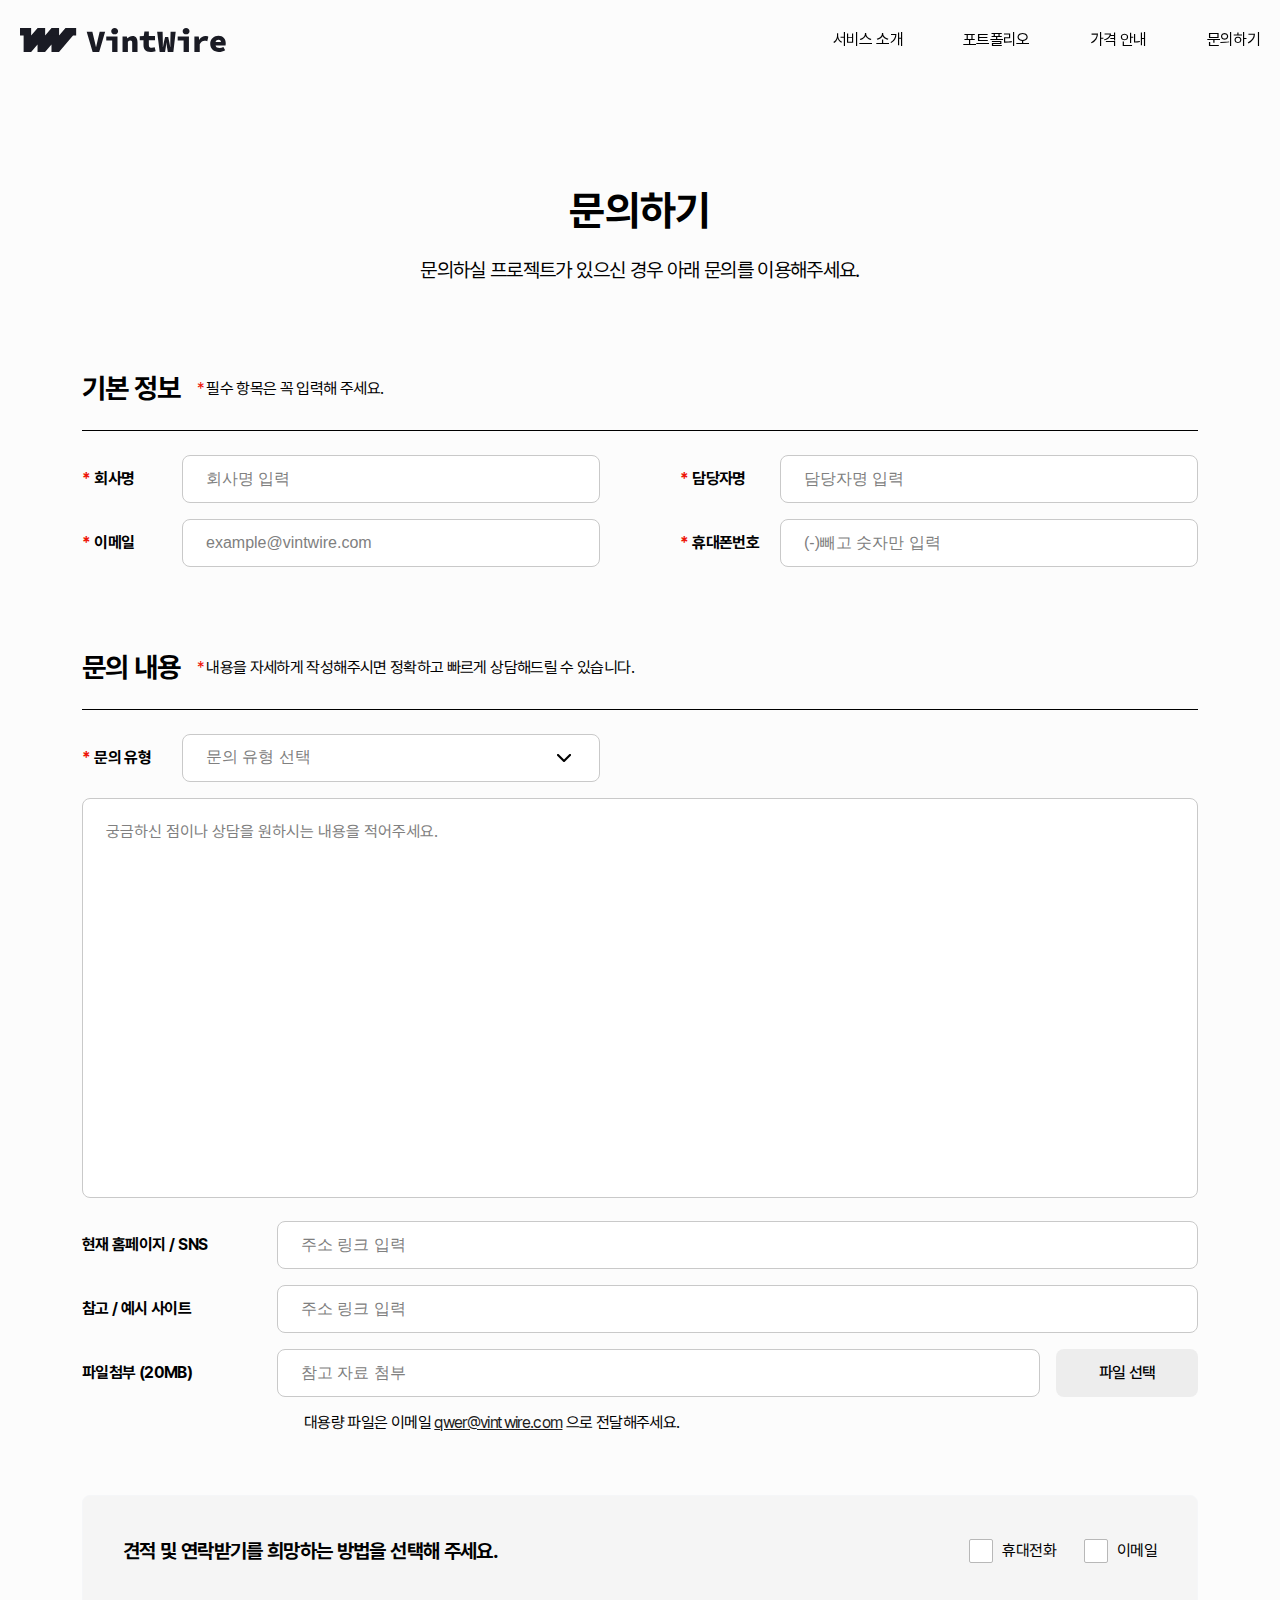
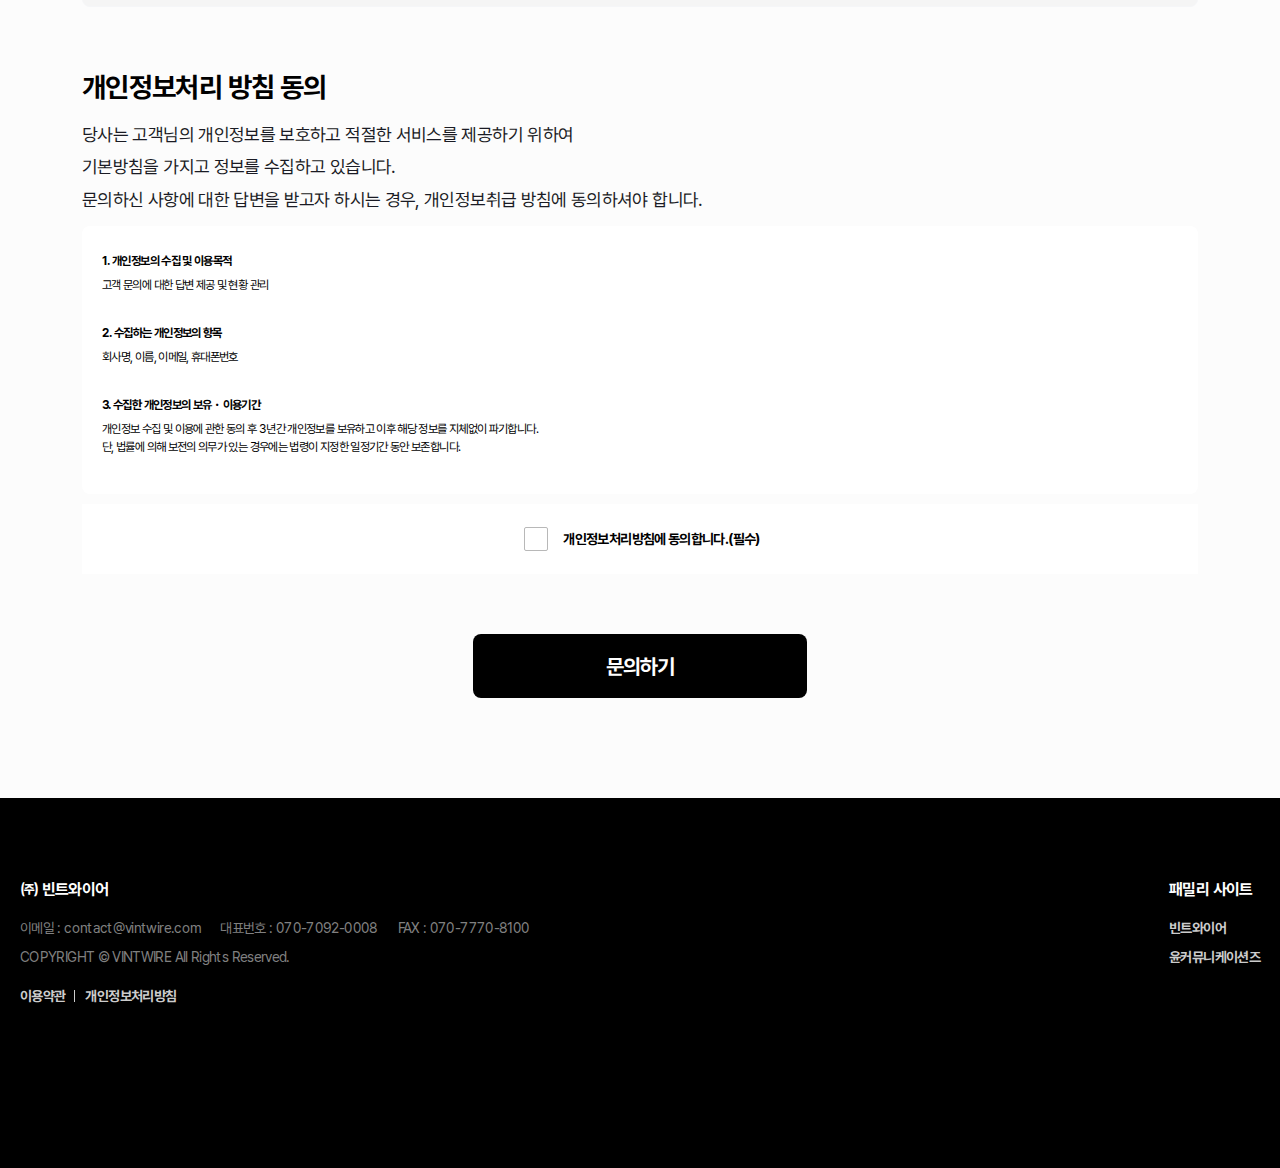
<file: html/contact.html>
<!DOCTYPE html>
<html lang="ko">
<head>
    <meta charset="UTF-8">
    <meta name="viewport" content="width=device-width,initial-scale=1.0,minimum-scale=1.0,maximum-scale=1.0,user-scalable=no">
    <meta http-equiv="X-UA-Compatible" content="IE=edge">
    <title id="headTitle">윤커뮤니케이션즈 X 빈트와이어</title>
    <meta name="apple-mobile-web-app-title" content="윤커뮤니케이션즈 X 빈트와이어">
    <meta name="robots" content="index, follow">
    <meta name="description" content="중소기업·소상공인을 위한 웹사이트 구축 서비스">
    <meta property="og:title" content="윤커뮤니케이션즈 X 빈트와이어">
    <meta property="og:description" content="중소기업·소상공인을 위한 웹사이트 구축 서비스">
    <meta property="og:image" content="../assets/images/og_img.jpg">
    <!-- <link rel="shortcut icon" type="image/x-icon" href=""> -->

    <!-- global common -->
    <script src="../assets/script/jquery-1.12.4.min.js"></script>

    <!-- theme -->
    <!-- <script type="text/javascript" src="/humanframe/theme/portal/assets/script/layout.js"></script>  -->
    <link type="text/css" rel="stylesheet" href="../assets/style/style.css">

    <!-- 퍼블리싱 ia와 연동 임시 파일 -->    
    <!-- <script type="text/javascript" src="../assets/script/_ia_layout.js"></script> -->
    
    <!-- main -->
    <script type="text/javascript" src="../assets/script/swiper.js"></script>
    <script type="text/javascript" src="../assets/script/main.js"></script>
    <link type="text/css" rel="stylesheet" href="../assets/style/swiper.css">
    <link type="text/css" rel="stylesheet" href="../assets/style/page/main.css">
    <link type="text/css" rel="stylesheet" href="../assets/style/page/sub.css">
</head>
<body>
    <div id="skipnav">
		<a href="#gnb">주메뉴 바로가기</a>
		<a href="#container">본문 바로가기</a>
    </div>
    <div class="wrapper">
        <!-- header -->
        <header>
            <div class="inner">
                <h1 class="logo">
                    <a href="../index.html">
                        <img class="d-pc white" src="../assets/images/common/logo.svg" alt="vintwire logo">
                        <img class="d-pc black" src="../assets/images/common/logo_bk.svg" alt="vintwire logo">
                        <img class="d-mb white" src="../assets/images/common/mo/logo.svg" alt="vintwire logo">
                        <img class="d-mb black" src="../assets/images/common/mo/logo_bk.svg" alt="vintwire logo">
                    </a>
                </h1>
                <nav class="gnb d-pc" id="gnb">
                    <ul>
                        <li>
                            <a href="../html/service.html">서비스 소개</a>
                        </li>
                        <li>
                            <a href="javascript:void(0)" onclick="alert('준비중입니다.'); return false;">포트폴리오</a>
                        </li>
                        <li>
                            <a href="../html/price.html">가격 안내</a>
                        </li>
                        <li>
                            <a href="../html/contact.html">문의하기</a>
                        </li>
                    </ul>
                </nav>
                <button class="menu-btn d-mb" type="button"></button>
            </div>
            <div class="inner mo">
                <div class="btn-wrap">
                    <button class="close-btn" type="button"></button>
                </div>
                <div class="gnb">
                    <ul>
                        <li>
                            <a href="/index.html">홈</a>
                        </li>
                        <li>
                            <a href="../html/service.html">서비스 소개</a>
                        </li>
                        <li>
                            <a href="javascript:void(0)" onclick="alert('준비중입니다.'); return false;">포트폴리오</a>
                        </li>
                        <li>
                            <a href="../html/price.html">가격 안내</a>
                        </li>
                        <li>
                            <a href="../html/contact.html">문의하기</a>
                        </li>
                    </ul>
                </div>
                <div class="family-site">
                    <span>패밀리사이트</span>
                    <ul>
                        <li>
                            <a href="http://www.vintwire.com" target="_blank">빈트와이어</a>
                        </li>
                        <li>
                            <a href="https://www.yooncoms.com" target="_blank">윤커뮤니케이션즈</a>
                        </li>
                    </ul>
                </div>
            </div>
        </header>
        <!--// header -->
        <!-- container -->
        <main class="container" id="container">
            <!-- sub-content -->
            <section class="sub-sec sec01 contact w1116">
                <div class="inner">
                    <div class="tit-wrap">
                        <strong>문의하기</strong>
                        <p>문의하실 프로젝트가 있으신 경우 아래 문의를 이용해주세요.</p>
                    </div>
                    <div class="form-tit">
                        <strong>기본 정보</strong>
                        <p class="required d-pc">필수 항목은 꼭 입력해 주세요.</p>
                        <p class="required d-mb">필수 항목</p>
                    </div>
                    <div class="con-wrap">
                        <ul class="input-list">
                            <li class="half">
                                <div class="input-cont">
                                    <div class="input-tit required">
                                        <label for="companyName">회사명</label>
                                    </div>
                                    <div class="input-wrap">
                                        <input id="companyName" type="text" placeholder="회사명 입력">
                                    </div>
                                </div>
                                <div class="input-cont">
                                    <div class="input-tit required">
                                        <label for="managerName">담당자명</label>
                                    </div>
                                    <div class="input-wrap">
                                        <input id="managerName" type="text" placeholder="담당자명 입력">
                                    </div>
                                </div>
                            </li>
                            <li class="half">
                                <div class="input-cont">
                                    <div class="input-tit required">
                                        <label for="email">이메일</label>
                                    </div>
                                    <div class="input-wrap">
                                        <input id="email" type="text" placeholder="example@vintwire.com">
                                    </div>
                                </div>
                                <div class="input-cont">
                                    <div class="input-tit required">
                                        <label for="phoneNumber">휴대폰번호</label>
                                    </div>
                                    <div class="input-wrap">
                                        <input id="phoneNumber" type="text" placeholder="(-)빼고 숫자만 입력">
                                    </div>
                                </div>
                            </li>
                        </ul>
                    </div>
                    <div class="form-tit">
                        <strong>문의 내용</strong>
                        <p class="required d-pc">내용을 자세하게 작성해주시면 정확하고 빠르게 상담해드릴 수 있습니다.</p>
                        <p class="required d-mb">내용을 자세하게 작성해 주세요.</p>
                    </div>
                    <div class="con-wrap">
                        <ul class="input-list">
                            <li class="half">
                                <div class="input-cont">
                                    <div class="input-tit required">
                                        <span>문의 유형</span>
                                    </div>
                                    <div class="input-wrap">
                                        <div class="select-box">
                                            <button class="select-item" type="button">문의 유형 선택</button>
                                            <ul class="option-list">
                                                <li><a href="javascript:void(0)">신규 제작</a></li>
                                                <li><a href="javascript:void(0)">웹사이트 리뉴얼</a></li>
                                                <li><a href="javascript:void(0)">유지보수</a></li>
                                                <li><a href="javascript:void(0)">기능 추가</a></li>
                                                <li><a href="javascript:void(0)">도메인/호스팅</a></li>
                                                <li class="portfolio"><a href="javascript:void(0)">포트폴리오</a></li>
                                                <li><a href="javascript:void(0)">기타</a></li>
                                            </ul>
                                        </div>
                                    </div>
                                </div>
                                <div class="input-cont portfolio-select">
                                    <div class="input-tit">
                                        <label for="design">선택 디자인</label>
                                    </div>
                                    <div class="input-wrap">
                                        <input id="design" type="text" placeholder="프로젝트명 입력">
                                    </div>
                                </div>
                            </li>
                            <li>
                                <div>
                                    <label for="detailContents" class="hide"></label>
                                    <textarea id="detailContents" placeholder="궁금하신 점이나 상담을 원하시는 내용을 적어주세요."></textarea>
                                </div>
                            </li>
                            <li>
                                <div class="input-cont type01">
                                    <div class="input-tit">
                                        <label for="siteOrSns">현재 홈페이지 / SNS</label>
                                    </div>
                                    <div class="input-wrap">
                                        <input id="siteOrSns" type="text" placeholder="주소 링크 입력">
                                    </div>
                                </div>
                            </li>
                            <li>
                                <div class="input-cont type01">
                                    <div class="input-tit">
                                        <label for="reference">참고 / 예시 사이트</label>
                                    </div>
                                    <div class="input-wrap">
                                        <input id="reference" type="text" placeholder="주소 링크 입력">
                                    </div>
                                </div>
                            </li>
                            <li>
                                <div class="input-cont type01 file">
                                    <div class="input-tit">
                                        <span>파일첨부 (20MB)</span>
                                    </div>
                                    <div class="input-wrap file-wrap">
                                        <div>
                                            <input type="text" class="input-name" placeholder="참고 자료 첨부" readonly>
                                            <input type="file" id="fileUpload" class="hide input-file">
                                            <label for="fileUpload">파일 선택</label>
                                        </div>
                                        <p>대용량 파일은 이메일 <a href="mailto:qwer@vintwire.com">qwer@vintwire.com</a> 으로 전달해주세요.</p>
                                    </div>
                                </div>
                            </li>
                        </ul>
                    </div>
                    <div class="contact-way">
                        <strong>견적 및 연락받기를 희망하는 방법을 선택해 주세요.</strong>
                        <div>
                            <div class="input-cont check">
                                <input type="checkbox" name="choice" id="choicePhone">
                                <label for="choicePhone">휴대전화</label>
                            </div>
                            <div class="input-cont check">
                                <input type="checkbox" name="choice" id="choiceEmail">
                                <label for="choiceEmail">이메일</label>
                            </div>
                        </div>
                    </div>
                </div>
            </section>
            <!--// sub-content -->

            <!-- sub-content -->
            <section class="sub-sec sec02 contact w1116">
                <div class="inner">
                    <div class="info-tit">
                        <strong>개인정보처리 방침 동의</strong>
                        <p>
                            당사는 고객님의 개인정보를 보호하고 적절한 서비스를 제공하기 위하여 <br class="d-pc">
                            기본방침을 가지고 정보를 수집하고 있습니다.<br class="d-pc">
                            문의하신 사항에 대한 답변을 받고자 하시는 경우, 개인정보취급 방침에 동의하셔야 합니다.
                        </p>
                    </div>
                    <div class="con-wrap">
                        <div class="txt-area">
                            <ul>
                                <li>
                                    <p>1. 개인정보의 수집 및 이용목적</p>
                                    <p>고객 문의에 대한 답변 제공 및 현황 관리</p>
                                </li>
                                <li>
                                    <p>2. 수집하는 개인정보의 항목</p>
                                    <p>회사명, 이름, 이메일, 휴대폰번호</p>
                                </li>
                                <li>
                                    <p>3. 수집한 개인정보의 보유・이용기간</p>
                                    <p>
                                        개인정보 수집 및 이용에 관한 동의 후 3년간 개인정보를 보유하고 이후 해당 정보를 지체없이 파기합니다.<br>
                                        단, 법률에 의해 보전의 의무가 있는 경우에는 법령이 지정한 일정기간 동안 보존합니다.
                                    </p>
                                </li>
                            </ul>
                        </div>
                        <div class="input-cont check">
                            <input id="privacyPolicy" type="checkbox">
                            <label for="privacyPolicy">개인정보처리방침에 동의합니다.(필수)</label>
                        </div>
                        <div class="btn-wrap">
                            <button class="type01" type="button">문의하기</button>
                        </div>
                    </div>
                </div>
            </section>
            <!--// sub-content -->

            <!-- 위로 이동 버튼 -->
            <div class="top-btn"></div>
            <!-- //위로 이동 버튼 -->
        </main>
        <!--// container -->
        <!-- footer -->
        <footer>
            <div class="inner">
                <div class="info">
                    <strong>㈜ 빈트와이어</strong>
                    <div>
                        <ul>
                            <li>이메일 : <a href="mailto:contact@vintwire.com">contact@vintwire.com</a></li>
                            <li>대표번호 : <a href="tel:070-7092-0008">070-7092-0008</a></li>
                            <li>FAX : <a href="tel:070-7770-8100">070-7770-8100</a></li>
                        </ul>
                        <p>COPYRIGHT © VINTWIRE All Rights Reserved.</p>
                    </div>
                    <ul>
                        <li>
                            <a href="javascript:void(0)">이용약관</a>
                        </li>
                        <li>
                            <a href="javascript:void(0)">개인정보처리방침</a>
                        </li>
                    </ul>
                </div>
                <div class="family-site">
                    <strong>패밀리 사이트</strong>
                    <ul>
                        <li>
                            <a href="http://www.vintwire.com" target="_blank">빈트와이어</a>
                        </li>
                        <li>
                            <a href="https://www.yooncoms.com" target="_blank">윤커뮤니케이션즈</a>
                        </li>
                    </ul>
                </div>
            </div>
        </footer>
        <!--// footer -->
    </div>
</body>
</html>
</file>
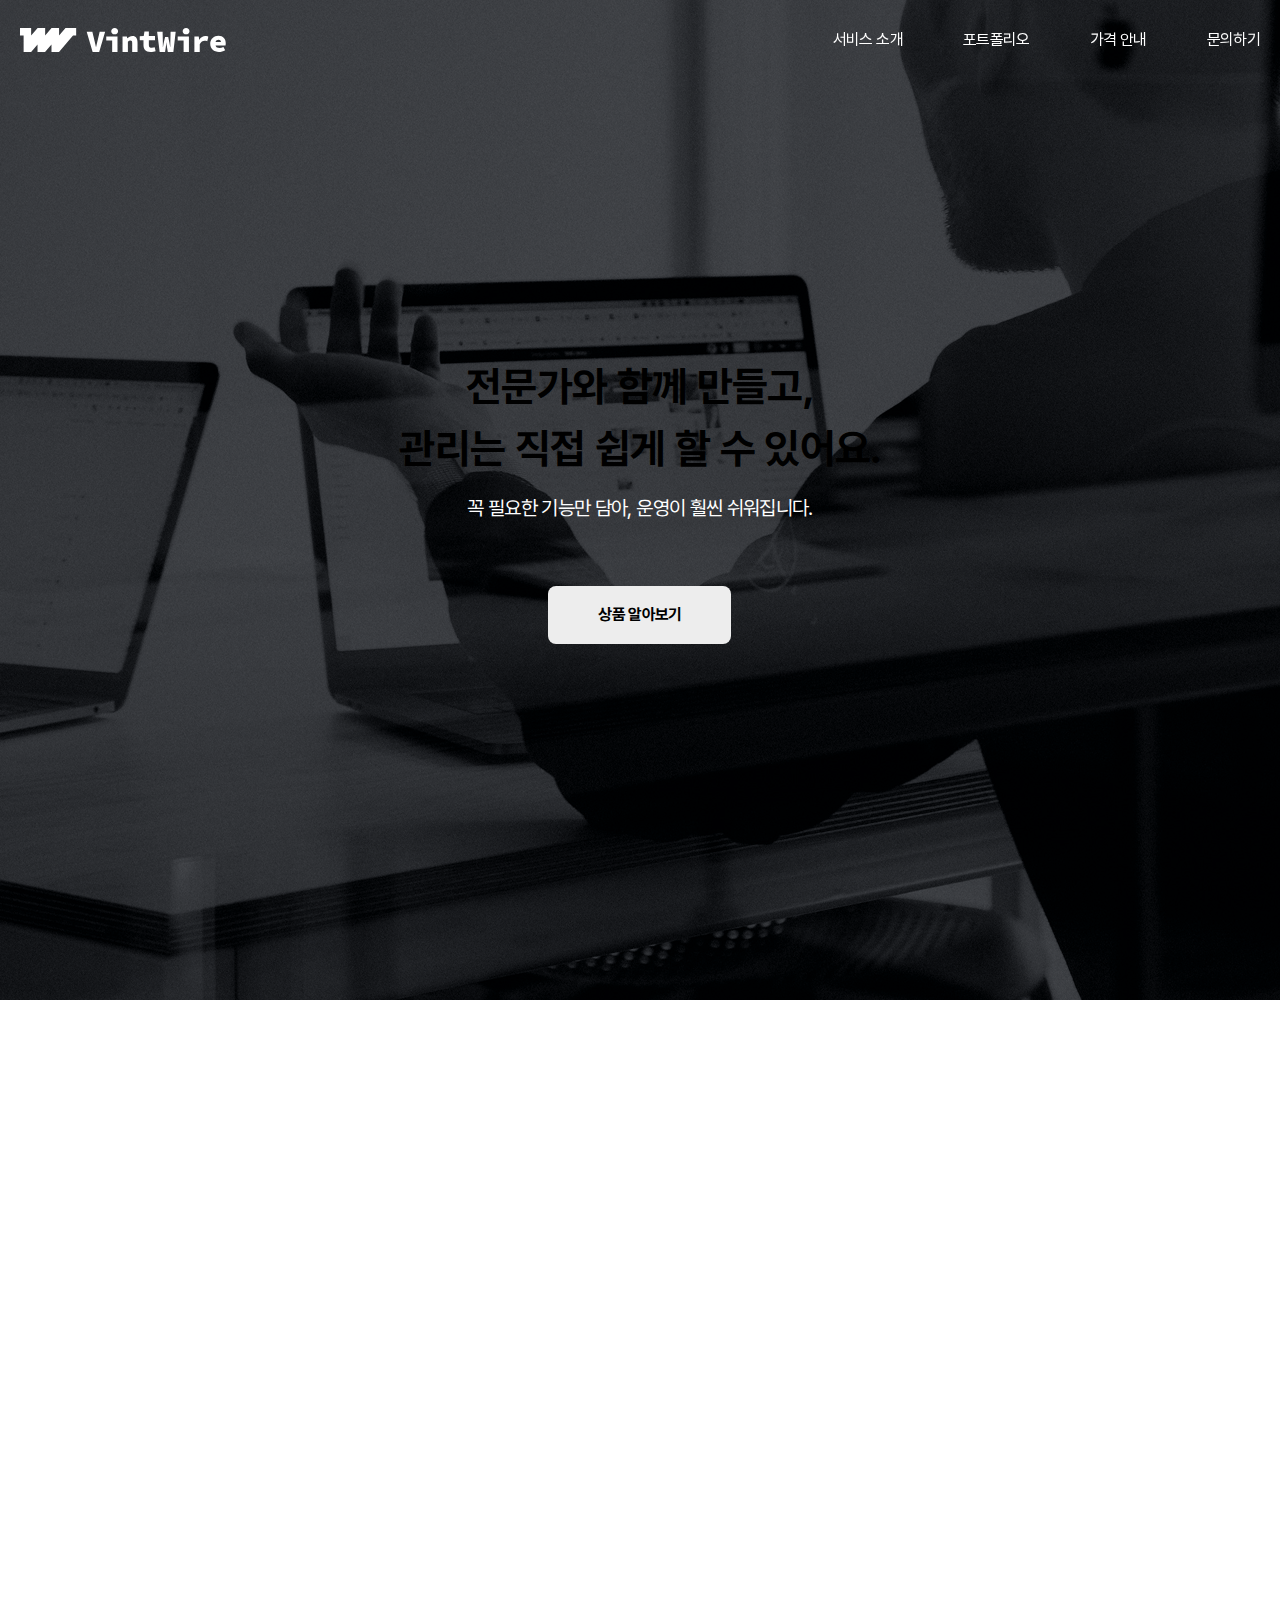
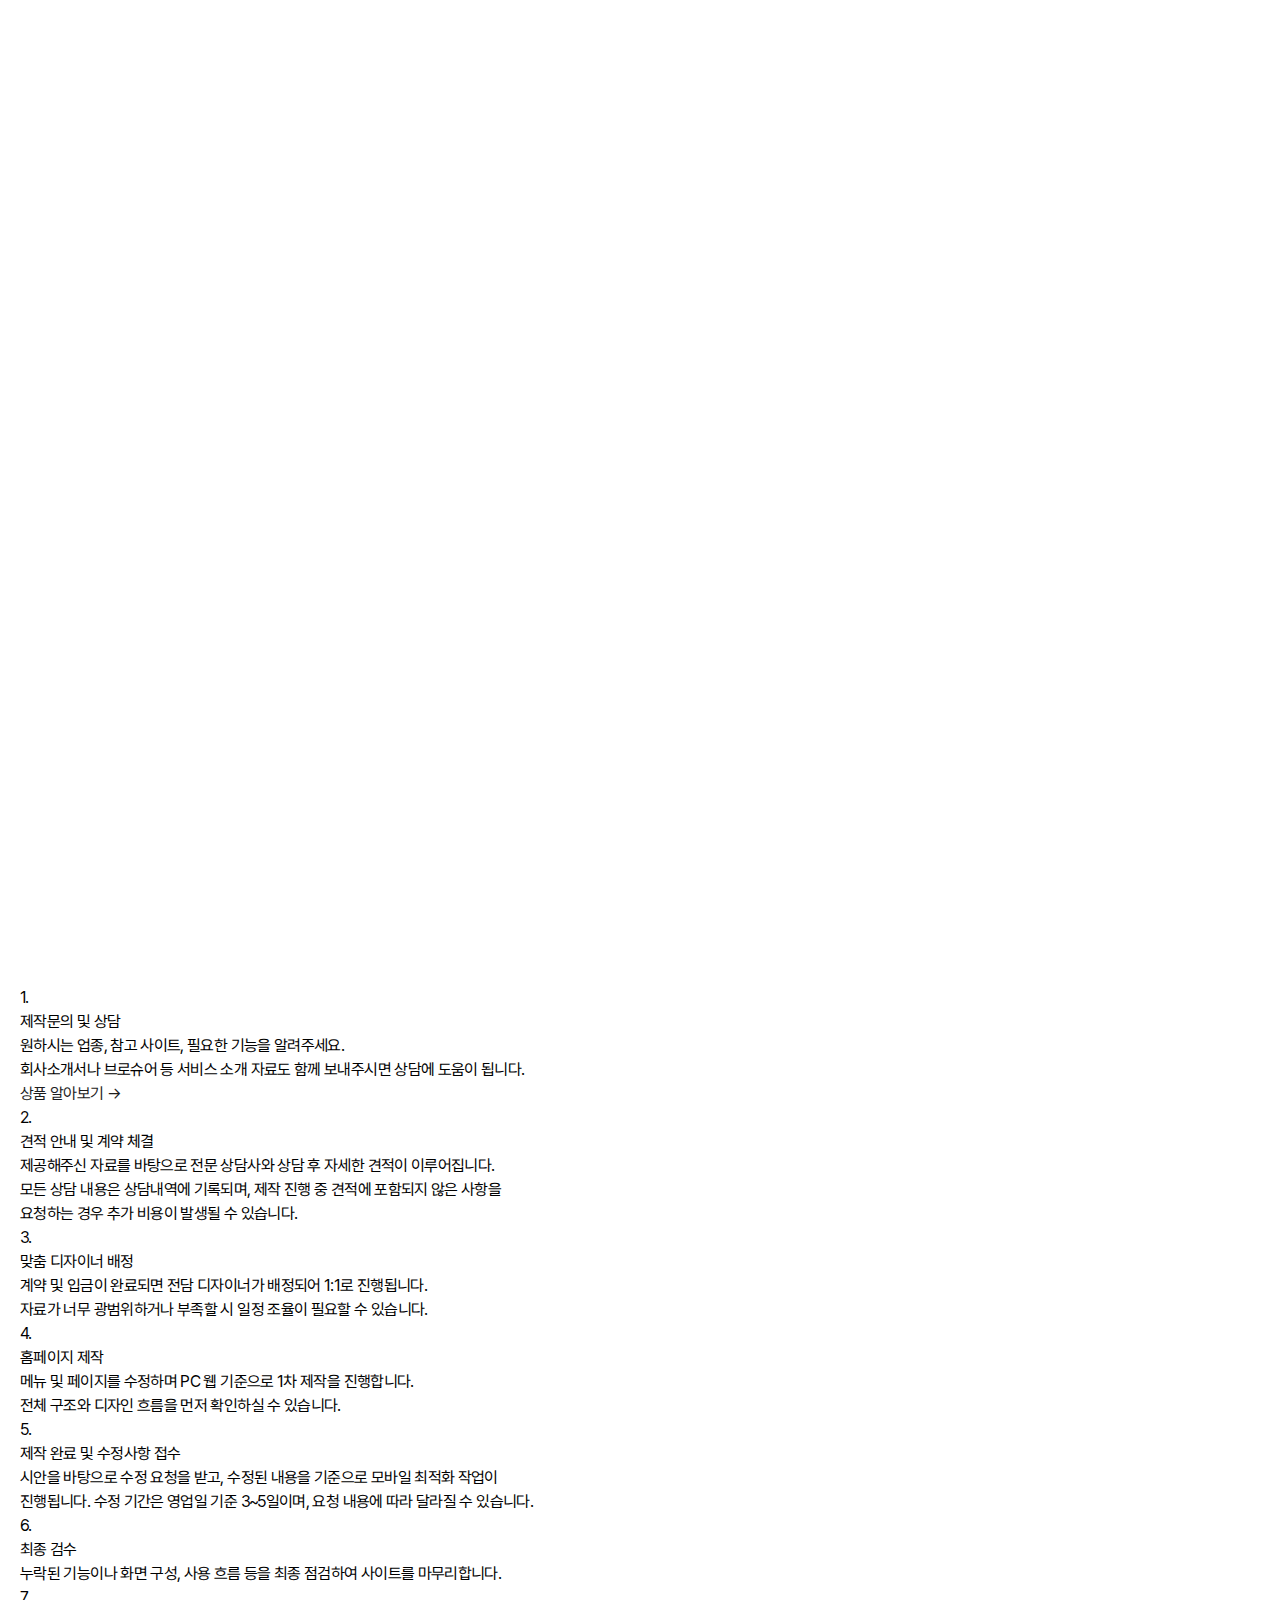
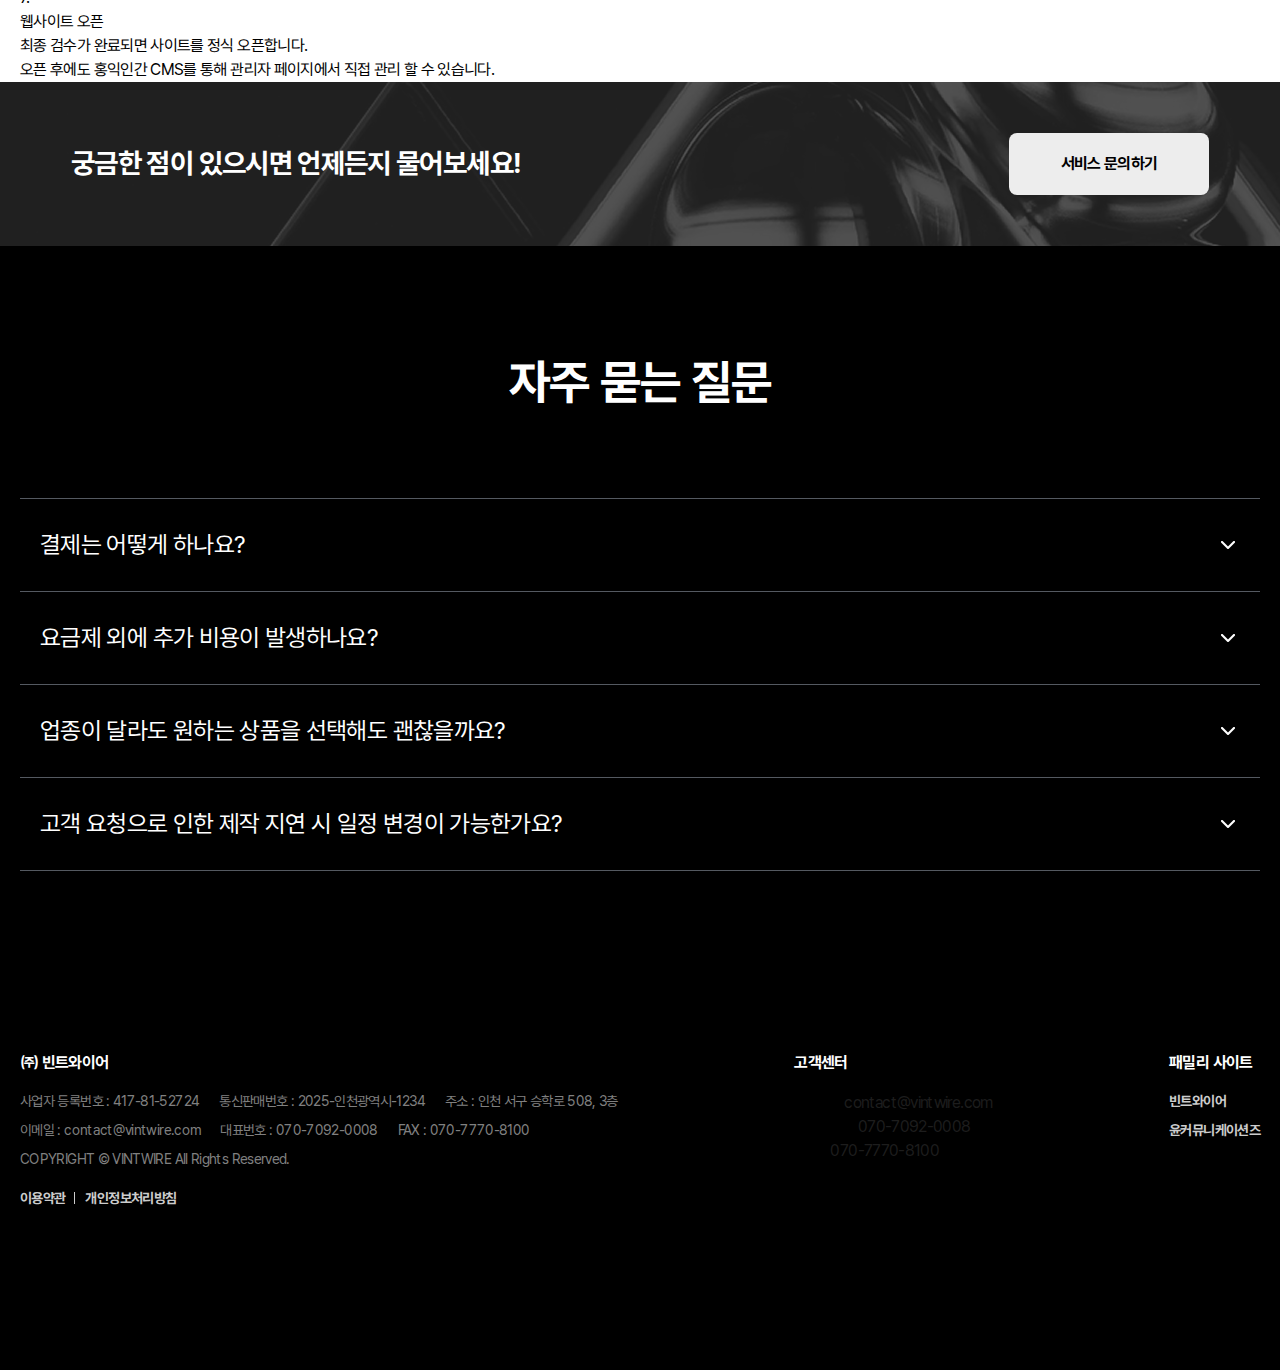
<file: html/service.html>
<!DOCTYPE html>
<html lang="ko">
<head>
    <meta charset="UTF-8">
    <meta name="viewport" content="width=device-width,initial-scale=1.0,minimum-scale=1.0,maximum-scale=1.0,user-scalable=no">
    <meta http-equiv="X-UA-Compatible" content="IE=edge">
    <title id="headTitle">윤커뮤니케이션즈 X 빈트와이어</title>
    <meta name="apple-mobile-web-app-title" content="윤커뮤니케이션즈 X 빈트와이어">
    <meta name="robots" content="index, follow">
    <meta name="description" content="중소기업·소상공인을 위한 웹사이트 구축 서비스">
    <meta property="og:title" content="윤커뮤니케이션즈 X 빈트와이어">
    <meta property="og:description" content="중소기업·소상공인을 위한 웹사이트 구축 서비스">
    <meta property="og:image" content="../assets/images/og_img.jpg">
    <!-- <link rel="shortcut icon" type="image/x-icon" href=""> -->

    <!-- global common -->
    <script src="../assets/script/jquery-1.12.4.min.js"></script>

    <!-- theme -->
    <!-- <script type="text/javascript" src="/humanframe/theme/portal/assets/script/layout.js"></script>  -->
    <link type="text/css" rel="stylesheet" href="../assets/style/style.css">

    <!-- 퍼블리싱 ia와 연동 임시 파일 -->    
    <!-- <script type="text/javascript" src="../assets/script/_ia_layout.js"></script> -->
    
    <!-- main -->
    <script type="text/javascript" src="../assets/script/swiper.js"></script>
    <script type="text/javascript" src="../assets/script/main.js"></script>
    <link type="text/css" rel="stylesheet" href="../assets/style/swiper.css">
    <link type="text/css" rel="stylesheet" href="../assets/style/page/main.css">
    <link type="text/css" rel="stylesheet" href="../assets/style/page/sub.css">
</head>
<body>
    <div id="skipnav">
		<a href="#gnb">주메뉴 바로가기</a>
		<a href="#container">본문 바로가기</a>
    </div>
    <div class="wrapper">
        <!-- header -->
        <header>
            <div class="inner">
                <div class="logo">
                    <a href="javascript:void(0)">
                        <img class="d-pc white" src="../assets/images/common/logo.svg" alt="vintwire logo">
                        <img class="d-pc black" src="../assets/images/common/logo_bk.svg" alt="vintwire logo">
                        <img class="d-mb white" src="../assets/images/common/mo/logo.svg" alt="vintwire logo">
                        <img class="d-mb black" src="../assets/images/common/mo/logo_bk.svg" alt="vintwire logo">
                    </a>
                </div>
                <nav class="gnb d-pc" id="gnb">
                    <ul>
                        <li>
                            <a href="../html/service.html">서비스 소개</a>
                        </li>
                        <li>
                            <a href="javascript:void(0)" onclick="alert('준비중입니다.'); return false;">포트폴리오</a>
                        </li>
                        <li>
                            <a href="../html/price.html">가격 안내</a>
                        </li>
                        <li>
                            <a href="../html/contact.html">문의하기</a>
                        </li>
                    </ul>
                </nav>
                <button class="menu-btn d-mb" type="button"></button>
            </div>
            <div class="inner mo">
                <div class="btn-wrap">
                    <button class="close-btn" type="button"></button>
                </div>
                <div class="gnb">
                    <ul>
                        <li>
                            <a href="/index.html">홈</a>
                        </li>
                        <li>
                            <a href="../html/service.html">서비스 소개</a>
                        </li>
                        <li>
                            <a href="javascript:void(0)" onclick="alert('준비중입니다.'); return false;">포트폴리오</a>
                        </li>
                        <li>
                            <a href="../html/price.html">가격 안내</a>
                        </li>
                        <li>
                            <a href="../html/contact.html">문의하기</a>
                        </li>
                    </ul>
                </div>
                <div class="family-site">
                    <span>패밀리사이트</span>
                    <ul>
                        <li>
                            <a href="http://www.vintwire.com" target="_blank">빈트와이어</a>
                        </li>
                        <li>
                            <a href="https://www.yooncoms.com" target="_blank">윤커뮤니케이션즈</a>
                        </li>
                    </ul>
                </div>
            </div>
        </header>
        <!--// header -->
        <!-- container -->
        <main class="container" id="container">
            <!-- sub-content -->
            <section class="sub-sec visual service">
                <div class="inner fade-up">
                    <div class="tit-wrap">
                        <h1>전문가와 함께 만들고,<br>관리는 직접 쉽게 할 수 있어요.</h1>
                        <p>꼭 필요한 기능만 담아, 운영이 훨씬 쉬워집니다.</p>
                        <button class="h58" type="button">상품 알아보기</button>
                    </div>
                </div>
            </section>
            <!-- //sub-content -->

            <!-- sub-content -->
            <section class="sub-sec service">
                <div class="inner fade-up">
                    <div class="tit-wrap">
                        <strong>사이트 운영 관리</strong>
                        <p>수정이 필요할 때마다 업체에 요청하셨나요? <br class="d-mb">전용 관리자 페이지에서 쉽게 수정하고 업로드할 수 있습니다.</p>
                    </div>
                    <div class="manage-card-wrap">
                        <ul>
                            <li>
                                <div class="img-wrap"></div>
                                <div class="info">
                                    <div class="txt-wrap">
                                        <p>게시물 관리와 설정을<br>직접 수정할 수 있어요.</p>
                                        <ul>
                                            <li>• 다양한 게시글 지원</li>
                                            <li>• 회원/비회원별 접근 권한 설정</li>
                                            <li>• 콘텐츠 수정 이력 관리</li>
                                            <li>• 다중 메뉴 등록</li>
                                        </ul>
                                    </div>
                                    <div class="tag-wrap">
                                        <ul>
                                            <li>
                                                <span>#콘텐츠 관리</span>
                                            </li>
                                            <li>
                                                <span>#권한설정</span>
                                            </li>
                                            <li>
                                                <span>#이력관리</span>
                                            </li>
                                        </ul>
                                    </div>
                                </div>
                            </li>
                            <li>
                                <div class="img-wrap"></div>
                                <div class="info">
                                    <div class="txt-wrap">
                                        <p>방문자의 관심 포인트를<br>한눈에 확인할 수 있어요.</p>
                                        <ul>
                                            <li>• 구글 애널리틱스 연동</li>
                                            <li>• SEO 검색 엔진 최적화</li>
                                            <li>• 통합 모니터링 시스템 제공</li>
                                        </ul>
                                    </div>
                                    <div class="tag-wrap">
                                        <ul>
                                            <li>
                                                <span>#통계 및 분석</span>
                                            </li>
                                            <li>
                                                <span>#SEO검색</span>
                                            </li>
                                        </ul>
                                    </div>
                                </div>
                            </li>
                            <li>
                                <div class="img-wrap"></div>
                                <div class="info">
                                    <div class="txt-wrap">
                                        <p>회원 정보를 쉽게 관리하고<br>안전하게 보호할 수 있어요.</p>
                                        <ul>
                                            <li>• 회원 정보 수정 및 탈퇴 관리</li>
                                            <li>• 다양한 인증 방식 지원</li>
                                            <li>• 안전한 정보 보호</li>
                                            <li>• 접속 기록 저장</li>
                                        </ul>
                                    </div>
                                    <div class="tag-wrap">
                                        <ul>
                                            <li>
                                                <span>#회원관리</span>
                                            </li>
                                            <li>
                                                <span>#정보보안</span>
                                            </li>
                                            <li>
                                                <span>#개인인증</span>
                                            </li>
                                        </ul>
                                    </div>
                                </div>
                            </li>
                        </ul>
                    </div>
                </div>
            </section>
            <!-- //sub-content -->

            <!-- sub-content -->
            <section class="sub-sec service">
                <div class="inner fade-up">
                    <div class="tit-wrap">
                        <strong>제공하는 서비스</strong>
                    </div>
                    <div class="icon-card-wrap">
                        <div>
                            <ul>
                                <li>
                                    <div class="img-wrap"></div>
                                    <span>관리자 페이지</span>
                                </li>
                                <li>
                                    <div class="img-wrap"></div>
                                    <span>회원 관리</span>
                                </li>
                                <li>
                                    <div class="img-wrap"></div>
                                    <span>콘텐츠 무제한 추가</span>
                                </li>
                                <li>
                                    <div class="img-wrap"></div>
                                    <span>담당자 및 권한 설정</span>
                                </li>
                                <li>
                                    <div class="img-wrap"></div>
                                    <span>검색 엔진 최적화(SEO)</span>
                                </li>
                            </ul>
                            <ul>
                                <li>
                                    <div class="img-wrap"></div>
                                    <span>반응형 웹사이트</span>
                                </li>
                                <li>
                                    <div class="img-wrap"></div>
                                    <span>다양한 브라우저 호환</span>
                                </li>
                                <li>
                                    <div class="img-wrap"></div>
                                    <span>구글 애널리틱스</span>
                                </li>
                                <li>
                                    <div class="img-wrap"></div>
                                    <span>OpenAPI 연결</span>
                                </li>
                                <li>
                                    <div class="img-wrap"></div>
                                    <span>강력한 네트워크 보안</span>
                                </li>
                            </ul>
                        </div>
                    </div>
                </div>
            </section>
            <!-- //sub-content -->

            <!-- sub-content -->
            <section class="sub-sec service">
                <div class="tit-wrap fade-up">
                    <strong>진행 프로세스</strong>
                    <p>고객이 만족할 수 있는 웹사이트를 만들기 위해<br class="d-mb">모든 과정을 꼼꼼하게-</p>
                </div>
                <div class="notice fade-up">
                    <div class="left">
                        <p>고객이 만족할 수 있는<br>웹사이트를 만들기 위해<br>모든 과정을 꼼꼼하게-</p>
                    </div>
                    <div class="right">
                        <p>신청 전 꼭 확인 해주세요!</p>
                        <ul>
                            <li>
                                <span>1.</span>
                                <p>쇼핑몰 및 사행성 사이트 (게임, 도박 등)은 제작 하지 않습니다.</p>
                            </li>
                            <li>
                                <span>2.</span>
                                <p>홈페이지 제작 시 웹사이트 규모에 따라 일정이 조정될 수 있습니다.</p>
                            </li>
                            <li>
                                <span>3.</span>
                                <p>홈페이지 제작 시 필요한 자료는 별도로 제공해 주셔야 합니다.</p>
                            </li>
                            <li>
                                <span>4.</span>
                                <p>제작된 홈페이지의 사용권은 고객에게 있으며, 홈페이지 솔루션의 저작권 및 소유권은 당사에 있습니다.</p>
                            </li>
                        </ul>
                    </div>
                </div>
                <div class="inner">
                    <div class="process-wrap">
                        <div class="process">
                            <ul>
                                <li>
                                    <span>1.</span>
                                    <div>
                                        <strong>제작문의 및 상담</strong>
                                        <p>
                                            원하시는 업종, 참고 사이트, 필요한 기능을 알려주세요. <br class="d-pc">
                                            회사소개서나 브로슈어 등 서비스 소개 자료도 함께 보내주시면 상담에 도움이 됩니다.
                                        </p>
                                        <a href="javascript:void(0)">상품 알아보기 →</a>
                                    </div>
                                </li>
                                <li>
                                    <span>2.</span>
                                    <div>
                                        <strong>견적 안내 및 계약 체결</strong>
                                        <p>
                                            제공해주신 자료를 바탕으로 전문 상담사와 상담 후 자세한 견적이 이루어집니다.<br class="d-pc">
                                            모든 상담 내용은 상담내역에 기록되며, 제작 진행 중 견적에 포함되지 않은 사항을<br class="d-pc">
                                            요청하는 경우 추가 비용이 발생될 수 있습니다.
                                        </p>
                                    </div>
                                </li>
                                <li>
                                    <span>3.</span>
                                    <div>
                                        <strong>맞춤 디자이너 배정</strong>
                                        <p>
                                            계약 및 입금이 완료되면 전담 디자이너가 배정되어 1:1로 진행됩니다.<br class="d-pc">
                                            자료가 너무 광범위하거나 부족할 시 일정 조율이 필요할 수 있습니다.
                                        </p>
                                    </div>
                                </li>
                                <li>
                                    <span>4.</span>
                                    <div>
                                        <strong>홈페이지 제작</strong>
                                        <p>
                                            메뉴 및 페이지를 수정하며 PC 웹 기준으로 1차 제작을 진행합니다.<br class="d-pc">
                                            전체 구조와 디자인 흐름을 먼저 확인하실 수 있습니다.
                                        </p>
                                    </div>
                                </li>
                                <li>
                                    <span>5.</span>
                                    <div>
                                        <strong>제작 완료 및 수정사항 접수</strong>
                                        <p>
                                            시안을 바탕으로 수정 요청을 받고, 수정된 내용을 기준으로 모바일 최적화 작업이 <br class="d-pc">
                                            진행됩니다.  수정 기간은 영업일 기준 3~5일이며, 요청 내용에 따라 달라질 수 있습니다.
                                        </p>
                                    </div>
                                </li>
                                <li>
                                    <span>6.</span>
                                    <div>
                                        <strong>최종 검수</strong>
                                        <p>
                                            누락된 기능이나 화면 구성, 사용 흐름 등을 최종 점검하여 사이트를 마무리합니다.
                                        </p>
                                    </div>
                                </li>
                                <li>
                                    <span>7.</span>
                                    <div>
                                        <strong>웹사이트 오픈</strong>
                                        <p>
                                            최종 검수가 완료되면 사이트를 정식 오픈합니다.<br class="d-pc">
                                            오픈 후에도 홍익인간 CMS를 통해 관리자 페이지에서 직접 관리 할 수 있습니다.
                                        </p>
                                    </div>
                                </li>
                            </ul>
                        </div>
                    </div>
                </div>
            </section>
            <!-- //sub-content -->

            <!-- sub-content -->
            <section class="sub-sec banner service">
                <div class="inner">
                    <strong>궁금한 점이 있으시면 <br>언제든지 물어보세요!</strong>
                    <button class="h62" type="button">서비스 문의하기</button>
                </div>
            </section>
            <!-- //sub-content -->

            <!-- sub-content -->
            <section class="sub-sec qna service">
                <div class="inner">
                    <div class="title">
                        <strong>자주 묻는 질문</strong>
                    </div>
                    <div class="con-wrap">
                        <ul>
                            <li>
                                <div class="q-wrap">
                                    <strong>결제는 어떻게 하나요?</strong>
                                </div>
                                <div class="a-wrap">
                                    <p>계약 확정 후, 계좌이체 또는 카드 결제가 가능합니다.</p>
                                </div>
                            </li>
                            <li>
                                <div class="q-wrap">
                                    <strong>요금제 외에 추가 비용이 발생하나요?</strong>
                                </div>
                                <div class="a-wrap">
                                    <p>기본 제공 범위를 초과하는 기능 요청, 맞춤 개발, 콘텐츠 대행 등은 별도의 추가 비용이 발생할 수 있습니다. 상세 견적은 상담 시 안내드립니다.</p>
                                </div>
                            </li>
                            <li>
                                <div class="q-wrap">
                                    <strong>업종이 달라도 원하는 상품을 선택해도 괜찮을까요?</strong>
                                </div>
                                <div class="a-wrap">
                                    <p>네, 가능합니다! 저희 상품은 업종별로 대표적인 기능과 구성을 제안드리는 것일 뿐, 실제로는 고객님의 니즈에 맞는 상품을 자유롭게 선택하실 수 있습니다.</p>
                                </div>
                            </li>
                            <li>
                                <div class="q-wrap">
                                    <strong>고객 요청으로 인한 제작 지연 시 일정 변경이 가능한가요?</strong>
                                </div>
                                <div class="a-wrap">
                                    <p>고객 자료 지연 또는 확인 지연으로  인해 일정이 변경될 수 있으며, 이에 따라 프로젝트 완료 일정이 조정될 수 있습니다. <br class="d-pc">이 경우 별도 위약금은 발생하지 않습니다. 단 , 30일 이상 응답이 없을 경우 프로젝트가 자동 종료될 수 있습니다.</p>
                                </div>
                            </li>
                        </ul>
                    </div>
                </div>
            </section>
            <!-- //sub-content -->

            <!-- 위로 이동 버튼 -->
            <div class="top-btn"></div>
            <!-- //위로 이동 버튼 -->
        </main>
        <!--// container -->
        <!-- footer -->
        <footer>
            <div class="inner">
                <div class="info">
                    <strong>㈜ 빈트와이어</strong>
                    <div>
                        <ul>
                            <li>사업자 등록번호 : 417-81-52724</li>
                            <li>통신판매번호 : 2025-인천광역시-1234</li>
                            <li>주소 : 인천 서구 승학로 508, 3층</li>
                        </ul>
                        <ul>
                            <li>이메일 : <a href="mailto:contact@vintwire.com">contact@vintwire.com</a></li>
                            <li>대표번호 : <a href="tel:070-7092-0008">070-7092-0008</a></li>
                            <li>FAX : <a href="tel:070-7770-8100">070-7770-8100</a></li>
                        </ul>
                        <p>COPYRIGHT © VINTWIRE All Rights Reserved.</p>
                    </div>
                    <ul>
                        <li>
                            <a href="javascript:void(0)">이용약관</a>
                        </li>
                        <li>
                            <a href="javascript:void(0)">개인정보처리방침</a>
                        </li>
                    </ul>
                </div>
                <div class="customer-support">
                    <strong>고객센터</strong>
                    <ul>
                        <li>이메일 : <a href="mailto:contact@vintwire.com">contact@vintwire.com</a></li>
                        <li>대표번호 : <a href="tel:070-7092-0008">070-7092-0008</a></li>
                        <li>FAX : <a href="tel:070-7770-8100">070-7770-8100</a></li>
                    </ul>
                </div>
                <div class="family-site">
                    <strong>패밀리 사이트</strong>
                    <ul>
                        <li>
                            <a href="http://www.vintwire.com" target="_blank">빈트와이어</a>
                        </li>
                        <li>
                            <a href="https://www.yooncoms.com" target="_blank">윤커뮤니케이션즈</a>
                        </li>
                    </ul>
                </div>
            </div>
        </footer>
        <!--// footer -->
    </div>
</body>
</html>
</file>
<file: assets/style/style.css>
@charset "UTF-8";
@font-face {
  font-family: "Pretendard";
  font-style: normal;
  font-weight: 700;
  font-display: swap;
  src: local("Pretendard Bold"), local("Pretendard-Bold"), url(../../assets/font/Pretendard-Bold.eot), url(../../assets/font/Pretendard-Bold.eot?#iefix) format("embedded-opentype"), url(../../assets/font/Pretendard-Bold.woff) format("woff"), url(../../assets/font/Pretendard-Bold.otf) format("opentype");
}
@font-face {
  font-family: "Pretendard";
  font-style: normal;
  font-weight: 600;
  font-display: swap;
  src: local("Pretendard SemiBold"), local("Pretendard-SemiBold"), url(../../assets/font/Pretendard-SemiBold.eot), url(../../assets/font/Pretendard-SemiBold.eot?#iefix) format("embedded-opentype"), url(../../assets/font/Pretendard-SemiBold.woff) format("woff"), url(../../assets/font/Pretendard-SemiBold.otf) format("opentype");
}
@font-face {
  font-family: "Pretendard";
  font-style: normal;
  font-weight: 500;
  font-display: swap;
  src: local("Pretendard Medium"), local("Pretendard-Medium"), url(../../assets/font/Pretendard-Medium.eot), url(../../assets/font/Pretendard-Medium.eot?#iefix) format("embedded-opentype"), url(../../assets/font/Pretendard-Medium.woff) format("woff"), url(../../assets/font/Pretendard-Medium.otf) format("opentype");
}
@font-face {
  font-family: "Pretendard";
  font-style: normal;
  font-weight: 400;
  font-display: swap;
  src: local("Pretendard Regular"), local("Pretendard-Regular"), url(../../assets/font/Pretendard-Regular.eot), url(../../assets/font/Pretendard-Regular.eot?#iefix) format("embedded-opentype"), url(../../assets/font/Pretendard-Regular.woff) format("woff"), url(../../assets/font/Pretendard-Regular.otf) format("opentype");
}
@font-face {
  font-family: "Pretendard";
  font-style: normal;
  font-weight: 300;
  font-display: swap;
  src: local("Pretendard Light"), local("Pretendard-Light"), url(../../assets/font/Pretendard-Light.eot), url(../../assets/font/Pretendard-Light.eot?#iefix) format("embedded-opentype"), url(../../assets/font/Pretendard-Light.woff) format("woff"), url(../../assets/font/Pretendard-Light.otf) format("opentype");
}
/* font */
/* 변수선언 */
/* 노트북 */
/* 테블릿 */
/* 모바일 */
.d-pc {
  display: block;
}

.d-mb {
  display: none;
}

@media (max-width: 768px) {
  .d-pc {
    display: none;
  }
  .d-mb {
    display: block;
  }
}
html, body, div, span, applet, object, iframe,
h1, h2, h3, h4, h5, h6, p, blockquote, pre,
a, abbr, acronym, address, big, cite, code,
del, dfn, em, img, ins, kbd, q, s, samp,
small, strike, strong, sub, sup, tt, var,
b, u, i, center,
dl, dt, dd, ol, ul, li,
fieldset, form, label, legend,
table, caption, tbody, tfoot, thead, tr, th, td,
article, aside, canvas, details, embed,
figure, figcaption, footer, header, hgroup,
menu, nav, output, ruby, section, summary,
time, mark, audio, video {
  margin: 0;
  padding: 0;
  border: 0;
  font-size: 100%;
  font: inherit;
  vertical-align: baseline;
}

/* HTML5 display-role reset for older browsers */
article, aside, details, figcaption, figure,
footer, header, hgroup, menu, nav, section {
  display: block;
}

body {
  line-height: 1;
}

ol, ul {
  list-style: none;
}

blockquote, q {
  quotes: none;
}

blockquote:before, blockquote:after,
q:before, q:after {
  content: "";
  content: none;
}

table {
  border-collapse: collapse;
  border-spacing: 0;
}

th, td {
  vertical-align: middle;
}

caption {
  position: absolute;
  width: 1px;
  height: 1px;
  margin: -1px;
  overflow: hidden;
  clip: rect(0, 0, 0, 0);
  clip-path: polygon(0 0, 0 0, 0 0);
}

a {
  text-decoration: none;
  white-space: normal;
  display: inline-block;
  color: #1D1D1D;
}

button {
  border: none;
  cursor: pointer;
}

input {
  outline: none;
}

input[type=number]::-webkit-outer-spin-button,
input[type=number]::-webkit-inner-spin-button {
  -webkit-appearance: none;
  margin: 0;
}

*, *::before, *::after {
  box-sizing: border-box;
}

html {
  font-size: 10px;
}

body {
  font-family: "Pretendard";
  font-size: 1.6rem;
  font-weight: 400;
  line-height: 1.5;
  color: #000;
  width: 100%;
  letter-spacing: -0.04em;
}

#skipnav {
  position: absolute;
  left: 0;
  top: 0;
  width: 100%;
  z-index: 10000;
}
#skipnav a {
  display: block;
  position: absolute;
  left: 0;
  top: -10px;
  width: 100%;
  height: 1px;
  margin-bottom: -1px;
  background: #f2f2f2;
  font-size: 0;
  text-align: center;
  font-weight: bold;
  color: #444;
}
#skipnav a:hover, #skipnav a:focus, #skipnav a:active {
  position: absolute;
  left: 0;
  top: 0;
  padding: 3px;
  height: 25px;
  font-size: 15px;
}

.hide {
  position: absolute;
  width: 1px;
  height: 1px;
  margin: -1px;
  overflow: hidden;
  clip: rect(0, 0, 0, 0);
  clip-path: polygon(0 0, 0 0, 0 0);
}

.top-btn {
  position: fixed;
  right: 4rem;
  bottom: 4rem;
  width: 5rem;
  height: 5rem;
  border-radius: 50%;
  background: url(../../assets/images/icon/arrow_top.png) no-repeat center/24px #fff;
  cursor: pointer;
  box-shadow: 0px 2px 10px 0px rgba(0, 0, 0, 0.25);
  z-index: 888;
}
@media (max-width: 768px) {
  .top-btn {
    width: 4rem;
    height: 4rem;
    right: 2rem;
    bottom: 4rem;
    background-size: 2rem;
  }
}

/* button */
button:not(.select-item, .menu-btn, .close-btn) {
  font-family: "Pretendard";
  font-size: 1.6rem;
  font-weight: 700;
  letter-spacing: -0.04em;
  color: #000;
  border-radius: 0.8rem;
  background: #EDEDED;
  transition: all 0.25s;
}
button:not(.select-item, .menu-btn, .close-btn).h58 {
  width: 18.3rem;
  height: 5.8rem;
}
@media (max-width: 768px) {
  button:not(.select-item, .menu-btn, .close-btn).h58 {
    width: 15rem;
    height: 4.8rem;
    font-size: 1.4rem;
  }
}
button:not(.select-item, .menu-btn, .close-btn).h62 {
  width: 20rem;
  height: 6.2rem;
}
@media (max-width: 768px) {
  button:not(.select-item, .menu-btn, .close-btn).h62 {
    width: 16rem;
    height: 4.8rem;
    font-size: 1.4rem;
  }
}
@media (hover: hover) {
  button:not(.select-item, .menu-btn, .close-btn):hover {
    color: #fff;
    background: #333;
  }
}
button:not(.select-item, .menu-btn, .close-btn):disabled {
  font-weight: 400;
  color: #C9C9C9;
  background: #fff;
}
button.type01 {
  color: #fff;
  background: #000;
}
@media (hover: hover) {
  button.type01:hover {
    color: #fff;
    background: #333;
  }
}
button.type01:disabled {
  font-weight: 400;
  color: #4D4D4D;
  background: #000;
}

/* input */
input[type=text], input[type=password] {
  position: relative;
  height: 4.8rem;
  padding: 0 2.3rem;
  font-size: 1.6rem;
  color: #000;
  border-radius: 0.8rem;
  border: 1px solid #C9C9C9;
  background: #fff;
}
@media (max-width: 420px) {
  input[type=text], input[type=password] {
    font-size: 1.4rem;
    padding: 0 1.4rem;
  }
}
input[type=text]::placeholder, input[type=password]::placeholder {
  color: #808080;
}
input[type=text]:disabled, input[type=password]:disabled {
  color: #C9C9C9;
}
input[type=text]:focus, input[type=password]:focus {
  border: 1px solid #000;
}
input[type=checkbox] {
  width: 2.4rem;
  height: 2.4rem;
  appearance: none;
  cursor: pointer;
}
input[type=checkbox]::before {
  content: "";
  display: block;
  width: inherit;
  height: inherit;
  color: transparent;
  border-radius: 0.2rem;
  border: 1px solid #B8B8B8;
  background: #FFFFFF;
}
input[type=checkbox]:checked::before {
  background: url(../../assets/images/icon/check.png) no-repeat center #FFFFFF;
}
input[type=checkbox]:focus-visible {
  outline: 2px solid black;
  outline-offset: 2px;
}
input[type=checkbox]:disabled::before {
  background-color: #C9C9C9;
  cursor: not-allowed;
}
input[type=file] + label {
  width: 14.2rem;
  height: 4.8rem;
  padding: 0 2.3rem;
  color: #000;
  font-size: 1.6rem;
  font-weight: 500;
  border-radius: 0.8rem;
  vertical-align: middle;
  background: #EDEDED;
  cursor: pointer;
  display: flex;
  flex-direction: row;
  justify-content: center;
  align-items: center;
  transition: all 0.25s;
}
@media (hover: hover) {
  input[type=file] + label:hover {
    color: #fff;
    background: #333;
  }
}
@media (max-width: 768px) {
  input[type=file] + label {
    font-size: 1.4rem;
  }
}
@media (max-width: 420px) {
  input[type=file] + label {
    width: 10.4rem;
  }
}

/* textarea */
textarea {
  width: 100%;
  height: 40rem;
  padding: 2.3rem;
  color: #000;
  font-family: "Pretendard";
  font-size: 1.6rem;
  border-radius: 0.8rem;
  border: 1px solid #C9C9C9;
  background: #fff;
  resize: none;
}
textarea::placeholder {
  font-family: "Pretendard";
  color: #808080;
}
@media (max-width: 768px) {
  textarea {
    font-size: 1.4rem;
    padding: 1.4rem;
  }
}

/* custom select */
.select-box {
  position: relative;
  z-index: 10;
  cursor: pointer;
}
.select-box .select-item {
  position: relative;
  width: 100%;
  height: 4.8rem;
  padding: 0 4.7rem 0 2.3rem;
  color: #808080;
  font-size: 1.6rem;
  text-align: left;
  border: 1px solid #C9C9C9;
  border-radius: 0.8rem;
  background: #fff;
  overflow: hidden;
  z-index: 1;
}
@media (max-width: 768px) {
  .select-box .select-item {
    padding: 0 4.8rem 0 1.4rem;
    font-size: 1.4rem;
  }
}
.select-box .select-item.on {
  border-radius: 0.8rem 0.8rem 0 0;
}
.select-box .select-item.on::after {
  top: 55%;
  transform: translateY(-50%) rotate(180deg);
}
.select-box .select-item::after {
  position: absolute;
  content: "";
  width: 2.4rem;
  height: 2.4rem;
  right: 2.3rem;
  top: 50%;
  transform: translateY(-50%);
  background: url(../../assets/images/icon/arrow_down_bk.png) no-repeat center/contain;
  transition: all 0.25s;
}
@media (max-width: 768px) {
  .select-box .select-item::after {
    right: 1.4rem;
  }
}
.select-box .option-list {
  position: absolute;
  width: 100%;
  background: #fff;
  border: 1px solid #C9C9C9;
  border-top: none;
  border-radius: 0 0 0.8rem 0.8rem;
  top: 4.8rem;
  display: none;
}
.select-box .option-list > li {
  display: flex;
  flex-direction: row;
  justify-content: flex-start;
  align-items: center;
  height: 4.8rem;
  padding: 0 2.3rem;
  font-size: 1.6rem;
  transition: all 0.25s;
}
@media (max-width: 768px) {
  .select-box .option-list > li {
    padding: 0 1.4rem;
    font-size: 1.4rem;
  }
}
@media (hover: hover) {
  .select-box .option-list > li:hover {
    background: #EDEDED;
    transition: all 0.25s;
  }
  .select-box .option-list > li a {
    font-weight: 700;
    transition: all 0.25s;
  }
}
.select-box .option-list > li.on {
  background: #EDEDED;
  transition: all 0.25s;
}
.select-box .option-list > li.on a {
  font-weight: 700;
  transition: all 0.25s;
}
.select-box.type01 .select-item {
  width: 45.2rem;
  height: 6.4rem;
  padding: 0 5.7rem 0 2.3rem;
  font-size: 2rem;
  color: #000;
  font-weight: 700;
}
@media (max-width: 768px) {
  .select-box.type01 .select-item {
    font-size: 1.6rem;
  }
}
.select-box.type01 .option-list {
  top: 6.4rem;
}
.select-box.type01 .option-list > li {
  height: 6.4rem;
  font-size: 2rem;
}
@media (max-width: 768px) {
  .select-box.type01 .option-list > li {
    padding: 0 2.3rem;
    font-size: 1.6rem;
  }
}

/* font */
/* 변수선언 */
/* 노트북 */
/* 테블릿 */
/* 모바일 */
.d-pc {
  display: block;
}

.d-mb {
  display: none;
}

@media (max-width: 768px) {
  .d-pc {
    display: none;
  }
  .d-mb {
    display: block;
  }
}
/** 인터렉션 **/
.fade-up {
  opacity: 0;
  transform: translateY(100px);
  transition: opacity 1.5s ease, transform 1.5s ease;
}

.fade-up-end {
  opacity: 1;
  transform: translateY(0);
}

header {
  position: fixed;
  top: 0;
  left: 50%;
  transform: translateX(-50%);
  width: 100%;
  height: 8rem;
  z-index: 999;
  transition: background-color 0.3s ease;
  background-color: transparent; /* 초기 상태 */
  display: flex;
  flex-direction: row;
  justify-content: center;
  align-items: center;
}
@media (max-width: 768px) {
  header {
    height: 6.2rem;
  }
}
header .inner:not(.mo) {
  width: calc(100% - 4rem);
  max-width: 1440px;
  margin: 0 auto;
  display: flex;
  flex-direction: row;
  justify-content: space-between;
  align-items: center;
}
header .inner:not(.mo) .logo {
  width: 20.6rem;
  height: 2.4rem;
}
@media (max-width: 768px) {
  header .inner:not(.mo) .logo {
    width: 5.6rem;
  }
}
header .inner:not(.mo) .logo a {
  display: block;
}
header .inner:not(.mo) .logo a img {
  width: 100%;
  height: 100%;
  object-fit: contain;
}
header .inner:not(.mo) .logo a img.black {
  display: none;
}
header .inner:not(.mo) .gnb ul {
  display: flex;
  flex-direction: row;
  justify-content: center;
  align-items: center;
  gap: 8rem;
}
@media (max-width: 1280px) {
  header .inner:not(.mo) .gnb ul {
    gap: 6rem;
  }
}
header .inner:not(.mo) .gnb ul li a {
  font-size: 2rem;
  color: #fff;
}
@media (max-width: 1280px) {
  header .inner:not(.mo) .gnb ul li a {
    font-size: 1.6rem;
  }
}
header .inner:not(.mo) button {
  width: 2.4rem;
  height: 2.4rem;
}
header .inner:not(.mo) button.menu-btn {
  background: url(../../assets/images/icon/menu.svg) no-repeat center/contain;
}
header.convert .inner .logo a img.d-pc.black {
  display: block;
}
header.convert .inner .logo a img.d-pc.white {
  display: none;
}
@media (max-width: 768px) {
  header.convert .inner .logo a img.d-mb.black {
    display: block;
  }
  header.convert .inner .logo a img.d-mb.white {
    display: none;
  }
  header.convert .inner .logo a img.d-pc.black {
    display: none;
  }
}
header.convert .inner .gnb ul li a {
  color: #000;
}
header.convert .inner button.menu-btn {
  background: url(../../assets/images/icon/menu_bk.svg) no-repeat center/contain;
}
header.scrolled {
  background: #000;
}
header.scrolled .inner .logo a img.d-pc.white {
  display: block;
}
header.scrolled .inner .logo a img.d-pc.black {
  display: none;
}
@media (max-width: 768px) {
  header.scrolled .inner .logo a img.d-mb.white {
    display: block;
  }
  header.scrolled .inner .logo a img.d-pc.white {
    display: none;
  }
  header.scrolled .inner .logo a img.d-mb.black {
    display: none;
  }
  header.scrolled .inner .logo a img.d-pc.black {
    display: none;
  }
}
header.scrolled .inner .gnb ul li a {
  color: #fff;
}
header.scrolled .inner button.menu-btn {
  background: url(../../assets/images/icon/menu.svg) no-repeat center/contain;
}
header .inner.mo {
  display: none;
  position: absolute;
  top: 0;
  right: -110vw;
  width: 100vw;
  height: 100vh;
  background: #000;
  z-index: 999;
  transition: right 0.5s;
  display: flex;
  flex-direction: column;
  justify-content: flex-start;
  align-items: flex-start;
  overflow-y: auto;
}
header .inner.mo .btn-wrap {
  width: 100%;
  height: 6.2rem;
  padding: 0 2rem;
  display: flex;
  flex-direction: row;
  justify-content: flex-end;
  align-items: center;
}
header .inner.mo .btn-wrap button.close-btn {
  width: 2.4rem;
  height: 2.4rem;
  background: url(../../assets/images/icon/close.svg) no-repeat center;
}
header .inner.mo .gnb {
  width: 100%;
  padding-bottom: 6.8rem;
}
header .inner.mo .gnb ul {
  width: 100%;
  display: flex;
  flex-direction: column;
  justify-content: flex-start;
  align-items: flex-start;
}
header .inner.mo .gnb ul li {
  width: 100%;
  padding: 1.2rem 4rem;
}
header .inner.mo .gnb ul li a {
  font-size: 2.9rem;
  font-weight: 700;
  color: #fff;
  line-height: 1.5;
}
header .inner.mo .family-site {
  width: 100%;
  padding: 1.2rem 4rem;
}
header .inner.mo .family-site span {
  font-size: 2rem;
  font-weight: 700;
  color: #B3B3B3;
  line-height: 1.5;
}
header .inner.mo .family-site ul {
  width: 100%;
  padding-top: 1.6rem;
  display: flex;
  flex-direction: column;
  justify-content: flex-start;
  align-items: flex-start;
  gap: 1.6rem;
}
header .inner.mo .family-site ul li {
  width: 100%;
}
header .inner.mo .family-site ul li a {
  font-size: 1.6rem;
  font-weight: 700;
  color: #B3B3B3;
  line-height: 1.5;
}
header .inner.mo.on {
  right: 0;
  transition: right 0.5s;
}

footer {
  width: 100%;
  background: #000;
}
footer .inner {
  width: calc(100% - 4rem);
  max-width: 1440px;
  margin: 0 auto;
  padding: 8rem 0 16rem 0;
  display: flex;
  flex-direction: row;
  justify-content: space-between;
  align-items: flex-start;
}
@media (max-width: 768px) {
  footer .inner {
    padding: 8rem 0;
    display: flex;
    flex-direction: column;
    justify-content: flex-start;
    align-items: flex-start;
    gap: 4rem;
  }
}
footer .inner > div > strong {
  display: inline-block;
  padding-bottom: 1.6rem;
  font-size: 1.6rem;
  font-weight: 700;
  color: #fff;
}
@media (max-width: 768px) {
  footer .inner > div > strong {
    padding-bottom: 0.8rem;
  }
}
footer .inner > div.info > div ul {
  margin-bottom: 0.8rem;
  display: flex;
  flex-direction: row;
  justify-content: flex-start;
  align-items: flex-start;
  gap: 2rem;
}
@media (max-width: 768px) {
  footer .inner > div.info > div ul {
    flex-direction: column;
    gap: 0;
  }
}
footer .inner > div.info > div ul li {
  position: relative;
  font-size: 1.4rem;
  color: #808080;
}
footer .inner > div.info > div ul li a {
  font-size: 1.4rem;
  color: #808080;
}
footer .inner > div.info > div ul li:not(:last-child)::before {
  content: "";
  position: absolute;
  top: 50%;
  transform: translateY(-50%);
  right: -10px;
  width: 1px;
  height: 12px;
  background: #808080;
}
@media (max-width: 1280px) {
  footer .inner > div.info > div ul li:not(:last-child)::before {
    content: none;
  }
}
footer .inner > div.info > div p {
  font-size: 1.4rem;
  color: #808080;
}
footer .inner > div.info > ul {
  padding-top: 1.6rem;
  display: flex;
  flex-direction: row;
  justify-content: flex-start;
  align-items: flex-start;
  gap: 2rem;
}
footer .inner > div.info > ul li {
  position: relative;
}
footer .inner > div.info > ul li a {
  font-size: 1.4rem;
  font-weight: 700;
  color: #ccc;
}
footer .inner > div.info > ul li:first-child::before {
  content: "";
  position: absolute;
  top: 50%;
  transform: translateY(-50%);
  right: -10px;
  width: 1px;
  height: 12px;
  background: #ccc;
}
footer .inner > div.family-site ul {
  display: flex;
  flex-direction: column;
  justify-content: flex-start;
  align-items: flex-start;
  gap: 0.8rem;
}
footer .inner > div.family-site ul li {
  font-size: 1.4rem;
  font-weight: 700;
  color: #ccc;
}
footer .inner > div.family-site ul li a {
  font-size: 1.4rem;
  font-weight: 700;
  color: #ccc;
}

/* 메인&서브 공통 레이아웃 */
section {
  width: 100%;
  /* 문의하기&서비스 신청하기 */
}
section > .inner {
  width: calc(100% - 4rem);
  max-width: 1440px;
  margin: 0 auto;
}
section.w1116 > .inner {
  max-width: 1116px;
}
section .tit-wrap {
  padding-bottom: 6rem;
  display: flex;
  flex-direction: column;
  justify-content: center;
  align-items: center;
  gap: 1rem;
}
@media (max-width: 768px) {
  section .tit-wrap {
    padding-bottom: 4rem;
  }
}
section .tit-wrap strong, section .tit-wrap h1 {
  font-size: clamp(4rem, 3.229vw, 6.2rem);
  font-weight: 700;
  line-height: 1.5;
  text-align: center;
}
@media (max-width: 768px) {
  section .tit-wrap strong, section .tit-wrap h1 {
    font-size: 2.9rem;
  }
}
section .tit-wrap p {
  font-size: 2rem;
  line-height: 1.8;
  text-align: center;
}
@media (max-width: 768px) {
  section .tit-wrap p {
    font-size: 1.4rem;
  }
}
section .tit-wrap.type01 {
  display: flex;
  flex-direction: column;
  justify-content: flex-start;
  align-items: flex-start;
}
@media (max-width: 768px) {
  section .tit-wrap.type01 {
    align-items: center;
    justify-content: center;
  }
}
section .tit-wrap.type01 strong, section .tit-wrap.type01 h1 {
  color: #fff;
  text-align: left;
}
@media (max-width: 768px) {
  section .tit-wrap.type01 strong, section .tit-wrap.type01 h1 {
    text-align: center;
  }
}
section .tit-wrap.type01 p {
  color: #fff;
  text-align: left;
}
@media (max-width: 768px) {
  section .tit-wrap.type01 p {
    text-align: center;
  }
}

/* 서비스 문의하기 배너 */
section.banner {
  background: url(../../assets/images/common/banner_bg.png) no-repeat center/cover;
}
@media (max-width: 768px) {
  section.banner {
    padding: 4rem 0;
    background: #000;
  }
}
section.banner .inner {
  padding: 5.1rem;
  display: flex;
  flex-direction: row;
  justify-content: space-between;
  align-items: center;
}
@media (max-width: 768px) {
  section.banner .inner {
    padding: 4rem 0;
    display: flex;
    flex-direction: column;
    justify-content: center;
    align-items: center;
    gap: 4rem;
    border-radius: 0.8rem;
    background: url(../../assets/images/common/mo/banner_bg.png) no-repeat center/cover;
  }
}
section.banner .inner strong {
  font-size: clamp(2.8rem, 1.667vw, 3.4rem);
  font-weight: 700;
  color: #fff;
}
@media (max-width: 1280px) {
  section.banner .inner strong {
    text-align: center;
  }
}
@media (max-width: 768px) {
  section.banner .inner strong {
    font-size: 2.8rem;
  }
}
section.banner .inner strong br {
  display: none;
}
@media (max-width: 930px) {
  section.banner .inner strong br {
    display: block;
  }
}

/* 자주 묻는 질문 */
section.qna {
  padding: 10rem 0;
  background: #000;
}
@media (max-width: 768px) {
  section.qna {
    padding: 4rem 0;
  }
}
section.qna .inner > .title {
  margin-bottom: 8rem;
  text-align: center;
}
@media (max-width: 768px) {
  section.qna .inner > .title {
    margin-bottom: 2rem;
  }
}
section.qna .inner > .title strong {
  font-size: 4.8rem;
  font-weight: 700;
  line-height: 1.5;
  color: #fff;
}
@media (max-width: 768px) {
  section.qna .inner > .title strong {
    font-size: 2.9rem;
  }
}
section.qna .inner .con-wrap ul {
  width: 100%;
  border-top: 1px solid #545961;
  display: flex;
  flex-direction: column;
  justify-content: center;
  align-items: center;
}
@media (max-width: 768px) {
  section.qna .inner .con-wrap ul {
    border-top: none;
  }
}
section.qna .inner .con-wrap ul li {
  width: 100%;
  border-bottom: 1px solid #545961;
}
section.qna .inner .con-wrap ul li .q-wrap {
  position: relative;
  padding: 2.8rem 4.4rem 2.8rem 2rem;
  cursor: pointer;
}
@media (max-width: 768px) {
  section.qna .inner .con-wrap ul li .q-wrap {
    padding: 2.8rem 2.4rem 2.8rem 0;
  }
}
section.qna .inner .con-wrap ul li .q-wrap::before {
  content: "";
  position: absolute;
  right: 2rem;
  top: 50%;
  transform: translateY(-50%);
  width: 24px;
  height: 24px;
  background: url(../../assets/images/icon/arrow_down.png) no-repeat center/contain;
  transition: all 0.25s;
}
@media (max-width: 768px) {
  section.qna .inner .con-wrap ul li .q-wrap::before {
    right: 0;
  }
}
section.qna .inner .con-wrap ul li .q-wrap strong {
  font-size: 2.4rem;
  line-height: 1.5;
  color: #fff;
}
@media (max-width: 768px) {
  section.qna .inner .con-wrap ul li .q-wrap strong {
    font-size: 2rem;
    word-break: keep-all;
  }
}
section.qna .inner .con-wrap ul li .q-wrap.on strong {
  font-weight: 700;
}
section.qna .inner .con-wrap ul li .q-wrap.on::before {
  transform: translateY(-50%) rotate(180deg);
  transition: all 0.25s;
}
section.qna .inner .con-wrap ul li .a-wrap {
  padding: 2rem;
  display: none;
  background: rgba(255, 255, 255, 0.1);
}
@media (max-width: 768px) {
  section.qna .inner .con-wrap ul li .a-wrap {
    padding: 0 0 2.8rem;
    background: none;
  }
}
section.qna .inner .con-wrap ul li .a-wrap p {
  font-size: 1.8rem;
  line-height: 1.8;
  color: #fff;
}
@media (max-width: 768px) {
  section.qna .inner .con-wrap ul li .a-wrap p {
    font-size: 1.6rem;
    word-break: keep-all;
  }
}
</file>
<file: assets/style/page/main.css>
@charset "UTF-8";
/* font */
/* 변수선언 */
/* 노트북 */
/* 테블릿 */
/* 모바일 */
.d-pc {
  display: block;
}

.d-mb {
  display: none;
}

@media (max-width: 768px) {
  .d-pc {
    display: none;
  }
  .d-mb {
    display: block;
  }
}
.main-sec.main-visual {
  height: 100rem;
  display: flex;
  flex-direction: row;
  justify-content: center;
  align-items: center;
  overflow: hidden;
}
@media (max-width: 768px) {
  .main-sec.main-visual {
    height: 73.2rem;
  }
}
.main-sec.main-visual .video-wrap {
  position: absolute;
  top: 0;
  left: 0;
  width: 100%;
  height: 1000px;
  z-index: -1;
  background: #000;
  overflow: hidden;
}
@media (max-width: 768px) {
  .main-sec.main-visual .video-wrap {
    height: 73.2rem;
  }
}
.main-sec.main-visual .video-wrap .video {
  width: 100%;
  height: 100%;
  opacity: 0.4;
  object-fit: cover;
}
.main-sec.main-visual .inner {
  z-index: 3;
}
.main-sec.main-visual .inner .tit-wrap {
  padding-bottom: 0;
}
@media (max-width: 768px) {
  .main-sec.main-visual .inner .tit-wrap {
    align-items: center;
  }
}
.main-sec.main-visual .inner .tit-wrap h1 {
  display: flex;
  flex-direction: row;
  justify-content: flex-start;
  align-items: center;
  gap: 2rem;
}
@media (max-width: 768px) {
  .main-sec.main-visual .inner .tit-wrap h1 {
    font-size: 4rem;
    display: flex;
    flex-direction: column;
    justify-content: center;
    align-items: center;
  }
}
.main-sec.main-visual .inner .tit-wrap .icon-wrap {
  display: block;
  width: 3.2rem;
  height: 3.2rem;
  background: url(./assets/images/icon/x_icon.png) no-repeat center/contain;
}
.main-sec.main-visual .inner .tit-wrap button {
  margin-top: 5rem;
}
@media (max-width: 768px) {
  .main-sec.main-visual .inner .tit-wrap button {
    margin-top: 4rem;
  }
}
.main-sec.sec02 {
  background: #131313;
}
.main-sec.sec02 .inner {
  padding: 12rem 0;
  display: flex;
  flex-direction: column;
  justify-content: flex-start;
  align-items: center;
  gap: 1rem;
}
.main-sec.sec02 .inner strong {
  font-size: 3.2rem;
  font-weight: 700;
  color: #fff;
  text-align: center;
}
@media (max-width: 768px) {
  .main-sec.sec02 .inner strong {
    font-size: 2.9rem;
  }
}
.main-sec.sec02 .inner p {
  font-size: 1.8rem;
  color: #fff;
  line-height: 1.9;
  text-align: center;
}
@media (max-width: 768px) {
  .main-sec.sec02 .inner p {
    font-size: 1.4rem;
  }
}
.main-sec.sec03 {
  width: 100%;
  padding: 20rem 0;
  overflow: hidden;
  background: #000;
}
@media (max-width: 768px) {
  .main-sec.sec03 {
    padding: 10rem 0;
  }
}
.main-sec.sec03 .tit-wrap {
  width: calc(100% - 4rem);
  max-width: 1440px;
  margin: 0 auto;
}
.main-sec.sec03 .slide-cont {
  position: relative;
  width: calc(100% - 2rem);
  margin-left: 2rem;
  display: flex;
  justify-content: flex-start;
}
.main-sec.sec03 .slide-cont .main-slide {
  width: calc((100% - 1440px) / 2 + 1440px);
  margin-right: 0;
  margin-left: auto;
  overflow: hidden;
  box-sizing: content-box;
}
.main-sec.sec03 .slide-cont .main-slide .swiper-slide {
  width: 45.3rem;
  height: 57rem;
  border-radius: 1.6rem;
  display: flex;
  flex-direction: column;
  justify-content: flex-start;
  align-items: flex-start;
  background: #fff;
  overflow: hidden;
}
@media (max-width: 500px) {
  .main-sec.sec03 .slide-cont .main-slide .swiper-slide {
    width: 27.1rem;
    height: 35.3rem;
  }
}
.main-sec.sec03 .slide-cont .main-slide .swiper-slide .img-wrap {
  width: 100%;
  height: 28.2rem;
}
@media (max-width: 500px) {
  .main-sec.sec03 .slide-cont .main-slide .swiper-slide .img-wrap {
    height: 14.1rem;
  }
}
.main-sec.sec03 .slide-cont .main-slide .swiper-slide .img-wrap img {
  width: 100%;
  height: 100%;
  object-fit: cover;
}
.main-sec.sec03 .slide-cont .main-slide .swiper-slide .txt-wrap {
  padding: 3rem 4rem;
}
@media (max-width: 500px) {
  .main-sec.sec03 .slide-cont .main-slide .swiper-slide .txt-wrap {
    padding: 2rem;
  }
}
.main-sec.sec03 .slide-cont .main-slide .swiper-slide .txt-wrap strong {
  font-size: 2.8rem;
  font-weight: 700;
  color: #000;
  line-height: 1.5;
}
@media (max-width: 500px) {
  .main-sec.sec03 .slide-cont .main-slide .swiper-slide .txt-wrap strong {
    font-size: 2rem;
  }
}
.main-sec.sec03 .slide-cont .main-slide .swiper-slide .txt-wrap p {
  font-size: 1.8rem;
  color: #000;
  line-height: 1.9;
  word-break: keep-all;
}
@media (max-width: 500px) {
  .main-sec.sec03 .slide-cont .main-slide .swiper-slide .txt-wrap p {
    font-size: 1.4rem;
  }
}
.main-sec.sec03 .slide-cont .btn-wrap {
  position: absolute;
  top: -11rem;
  max-width: 1440px;
  width: calc(100% - 40px);
  margin: 0 auto;
  display: flex;
  flex-direction: row;
  justify-content: flex-end;
  align-items: center;
  gap: 2rem;
  background: transparent;
}
@media (max-width: 768px) {
  .main-sec.sec03 .slide-cont .btn-wrap {
    display: none;
  }
}
.main-sec.sec03 .slide-cont .btn-wrap .swiper-button-next:after, .main-sec.sec03 .slide-cont .btn-wrap .swiper-container-rtl .swiper-button-prev:after {
  content: none;
}
.main-sec.sec03 .slide-cont .btn-wrap .swiper-button-prev:after, .main-sec.sec03 .slide-cont .btn-wrap .swiper-container-rtl .swiper-button-next:after {
  content: none;
}
.main-sec.sec03 .slide-cont .btn-wrap .swiper-button-prev, .main-sec.sec03 .slide-cont .btn-wrap .swiper-button-next {
  position: relative;
  top: 0;
  left: 0;
  right: 0;
  margin-top: 0;
  width: 5rem;
  height: 5rem;
  border-radius: 50%;
  border: 1px solid #fff;
}
.main-sec.sec03 .slide-cont .btn-wrap .swiper-button-prev {
  left: 0;
  background: url(./assets/images/icon/arrow_left.png) no-repeat center #000;
}
.main-sec.sec03 .slide-cont .btn-wrap .swiper-button-next {
  right: 0;
  background: url(./assets/images/icon/arrow_right.png) no-repeat center #000;
}
.main-sec.cooperate {
  background: linear-gradient(180deg, rgba(0, 0, 0, 0) 0%, #000 100%), linear-gradient(102deg, #00AD51 19.94%, #5F5FE2 83.19%);
  padding: 20rem 0;
}
@media (max-width: 768px) {
  .main-sec.cooperate {
    padding: 10rem 0;
  }
}
.main-sec.cooperate .inner:nth-of-type(1) {
  display: flex;
  flex-direction: column;
  justify-content: flex-start;
  align-items: center;
}
.main-sec.cooperate .inner:nth-of-type(1) .info {
  margin-bottom: 14.3rem;
  display: flex;
  flex-direction: column;
  justify-content: flex-start;
  align-items: center;
  gap: 2rem;
}
@media (max-width: 768px) {
  .main-sec.cooperate .inner:nth-of-type(1) .info {
    gap: 1rem;
    margin-bottom: 7rem;
  }
}
.main-sec.cooperate .inner:nth-of-type(1) .info .img-wrap {
  width: 100%;
  width: clamp(50rem, 50.365vw, 96.7rem);
}
@media (max-width: 768px) {
  .main-sec.cooperate .inner:nth-of-type(1) .info .img-wrap {
    max-width: 22.4rem;
  }
}
.main-sec.cooperate .inner:nth-of-type(1) .info .img-wrap img {
  width: 100%;
}
.main-sec.cooperate .inner:nth-of-type(1) .info p {
  font-size: 3.2rem;
  font-size: clamp(2rem, 1.667vw, 3.2rem);
  line-height: 1.8;
  color: #fff;
  text-align: center;
}
@media (max-width: 768px) {
  .main-sec.cooperate .inner:nth-of-type(1) .info p {
    font-size: 1.4rem;
  }
}
.main-sec.cooperate .inner:nth-of-type(1) .title {
  display: flex;
  flex-direction: column;
  justify-content: flex-start;
  align-items: center;
  margin-bottom: 7.5rem;
}
@media (max-width: 768px) {
  .main-sec.cooperate .inner:nth-of-type(1) .title {
    margin-bottom: 7rem;
  }
}
.main-sec.cooperate .inner:nth-of-type(1) .title .img-wrap {
  width: clamp(15rem, 13.229vw, 25.4rem);
  height: clamp(15rem, 13.229vw, 25.4rem);
  margin-bottom: 5.6rem;
  border-radius: 3rem;
  overflow: hidden;
  box-shadow: 0px 30px 54px 0px rgba(0, 0, 0, 0.5);
}
@media (max-width: 768px) {
  .main-sec.cooperate .inner:nth-of-type(1) .title .img-wrap {
    width: 11.2rem;
    height: 11.2rem;
    border-radius: 1.4rem;
    margin-bottom: 3rem;
  }
}
.main-sec.cooperate .inner:nth-of-type(1) .title .img-wrap img {
  width: 100%;
  height: 100%;
  object-fit: contain;
}
.main-sec.cooperate .inner:nth-of-type(1) .title strong {
  font-size: clamp(3rem, 2.708vw, 5.2rem);
  font-weight: 700;
  color: #fff;
}
@media (max-width: 768px) {
  .main-sec.cooperate .inner:nth-of-type(1) .title strong {
    font-size: 2rem;
  }
}
.main-sec.cooperate .inner:nth-of-type(1) .title p {
  margin-top: 1rem;
  font-size: clamp(2rem, 1.667vw, 3.2rem);
  line-height: 1.8;
  color: #fff;
}
@media (max-width: 768px) {
  .main-sec.cooperate .inner:nth-of-type(1) .title p {
    font-size: 1.4rem;
    margin-top: 0;
  }
}
@media (max-width: 1280px) {
  .main-sec.cooperate .inner:nth-of-type(2) {
    width: 100%;
  }
}
@media (max-width: 1280px) {
  .main-sec.cooperate .inner:nth-of-type(2) .detail {
    padding-left: 2rem;
  }
}
.main-sec.cooperate .inner:nth-of-type(2) .detail ul {
  width: 100%;
  display: flex;
  flex-direction: row;
  justify-content: flex-start;
  align-items: center;
  gap: 4rem;
}
@media (max-width: 1280px) {
  .main-sec.cooperate .inner:nth-of-type(2) .detail ul {
    padding-right: 2rem;
    overflow-x: auto;
    -ms-overflow-style: none;
    scrollbar-width: none;
  }
}
@media (max-width: 768px) {
  .main-sec.cooperate .inner:nth-of-type(2) .detail ul {
    gap: 0.8rem;
  }
}
.main-sec.cooperate .inner:nth-of-type(2) .detail ul li {
  width: calc(33.3333333333% - 2rem);
  padding: 4rem;
  border-radius: 16px;
  background: rgba(255, 255, 255, 0.06);
  display: flex;
  flex-direction: column;
  justify-content: flex-start;
  align-items: flex-start;
  gap: 0.4rem;
}
@media (max-width: 1280px) {
  .main-sec.cooperate .inner:nth-of-type(2) .detail ul li {
    width: 45.3rem;
    flex-shrink: 0;
  }
}
@media (max-width: 768px) {
  .main-sec.cooperate .inner:nth-of-type(2) .detail ul li {
    width: 27.1rem;
    min-height: 31.3rem;
  }
}
.main-sec.cooperate .inner:nth-of-type(2) .detail ul li span {
  font-size: 5.8rem;
  font-weight: 300;
  line-height: 1.5;
  color: #fff;
}
@media (max-width: 768px) {
  .main-sec.cooperate .inner:nth-of-type(2) .detail ul li span {
    font-size: 3.8rem;
  }
}
.main-sec.cooperate .inner:nth-of-type(2) .detail ul li strong {
  font-size: 2.8rem;
  font-weight: 700;
  line-height: 1.5;
  color: #fff;
}
@media (max-width: 768px) {
  .main-sec.cooperate .inner:nth-of-type(2) .detail ul li strong {
    font-size: 2rem;
  }
}
.main-sec.cooperate .inner:nth-of-type(2) .detail ul li p {
  font-size: 1.8rem;
  line-height: 1.9;
  color: #fff;
  word-break: keep-all;
}
@media (max-width: 768px) {
  .main-sec.cooperate .inner:nth-of-type(2) .detail ul li p {
    font-size: 1.4rem;
  }
}
.main-sec.sec05 {
  padding: 20rem 0;
  background: #000;
}
@media (max-width: 768px) {
  .main-sec.sec05 {
    padding: 10rem 0;
  }
}
@media (max-width: 1350px) {
  .main-sec.sec05 .inner {
    width: 100%;
  }
}
@media (max-width: 1350px) {
  .main-sec.sec05 .inner .tit-wrap {
    width: calc(100% - 4rem);
    margin: 0 auto;
  }
}
@media (max-width: 1350px) {
  .main-sec.sec05 .inner .list-wrap {
    padding-left: 2rem;
  }
}
.main-sec.sec05 .inner .list-wrap ul {
  width: 100%;
  display: flex;
  flex-direction: row;
  justify-content: flex-start;
  align-items: center;
  gap: 2rem;
}
@media (max-width: 1350px) {
  .main-sec.sec05 .inner .list-wrap ul {
    padding-right: 2rem;
    overflow-x: auto;
    -ms-overflow-style: none;
    scrollbar-width: none;
  }
}
@media (max-width: 768px) {
  .main-sec.sec05 .inner .list-wrap ul {
    gap: 0.8rem;
  }
}
.main-sec.sec05 .inner .list-wrap ul li {
  width: calc(25% - 1.5rem);
}
@media (max-width: 1350px) {
  .main-sec.sec05 .inner .list-wrap ul li {
    width: 34.5rem;
    flex-shrink: 0;
  }
}
@media (max-width: 768px) {
  .main-sec.sec05 .inner .list-wrap ul li {
    width: 27.1rem;
  }
}
.main-sec.sec05 .inner .list-wrap ul li .img-wrap {
  width: 100%;
  height: 25.9rem;
  border-radius: 0.8rem;
  overflow: hidden;
}
@media (max-width: 768px) {
  .main-sec.sec05 .inner .list-wrap ul li .img-wrap {
    height: 20.3rem;
  }
}
.main-sec.sec05 .inner .list-wrap ul li .img-wrap img {
  width: 100%;
}
.main-sec.sec05 .inner .list-wrap ul li .txt-wrap {
  width: 100%;
  padding-top: 2rem;
}
@media (max-width: 768px) {
  .main-sec.sec05 .inner .list-wrap ul li .txt-wrap {
    padding-top: 1rem;
  }
}
.main-sec.sec05 .inner .list-wrap ul li .txt-wrap strong {
  font-size: 2.8rem;
  font-weight: 700;
  color: #fff;
}
@media (max-width: 768px) {
  .main-sec.sec05 .inner .list-wrap ul li .txt-wrap strong {
    font-size: 2rem;
  }
}
.main-sec.sec05 .inner .list-wrap ul li .txt-wrap p {
  padding-top: 0.4rem;
  font-size: 2rem;
  line-height: 1.8;
  color: #fff;
}
@media (max-width: 768px) {
  .main-sec.sec05 .inner .list-wrap ul li .txt-wrap p {
    font-size: 1.4rem;
  }
}
</file>
<file: assets/style/page/sub.css>
@charset "UTF-8";
/* font */
/* 변수선언 */
/* 노트북 */
/* 테블릿 */
/* 모바일 */
.d-pc {
  display: block;
}

.d-mb {
  display: none;
}

@media (max-width: 768px) {
  .d-pc {
    display: none;
  }
  .d-mb {
    display: block;
  }
}
@keyframes processBefore {
  0% {
    height: 0;
  }
  100% {
    height: 28rem;
    opacity: 1;
  }
}
@keyframes processBeforeMo {
  0% {
    height: 0;
  }
  100% {
    height: 24.7rem;
    opacity: 1;
  }
}
@keyframes processAll {
  0% {
    opacity: 0;
  }
  100% {
    opacity: 1;
  }
}
.sub-sec {
  /* 서비스 소개 페이지 */
  /* 가격안내 페이지 */
  /* 문의하기 페이지, 신청하기 페이지 */
}
.sub-sec.service.visual {
  background: url(../../../assets/images/sub/sub_visual_bg.png) no-repeat center/cover;
}
@media (max-width: 768px) {
  .sub-sec.service.visual {
    background: url(../../../assets/images/sub/mo/sub_visual_bg.png) no-repeat center/cover;
  }
}
.sub-sec.service.visual .inner {
  width: 100%;
  height: 1000px;
  display: flex;
  flex-direction: row;
  justify-content: center;
  align-items: center;
}
@media (max-width: 768px) {
  .sub-sec.service.visual .inner {
    height: 57rem;
  }
}
.sub-sec.service.visual .inner .tit-wrap {
  padding-bottom: 0;
}
.sub-sec.service.visual .inner .tit-wrap strong {
  color: #fff;
}
.sub-sec.service.visual .inner .tit-wrap p {
  color: #fff;
}
.sub-sec.service.visual .inner .tit-wrap button {
  margin-top: 5rem;
}
@media (max-width: 768px) {
  .sub-sec.service.visual .inner .tit-wrap button {
    margin-top: 4rem;
  }
}
.sub-sec.service.sec02 {
  padding: 10rem 0;
  background: #F5F6F8;
}
@media (max-width: 1280px) {
  .sub-sec.service.sec02 .inner {
    width: 100%;
  }
}
@media (max-width: 1280px) {
  .sub-sec.service.sec02 .manage-card-wrap {
    padding-left: 2rem;
  }
}
.sub-sec.service.sec02 .manage-card-wrap > ul {
  width: 100%;
  display: flex;
  flex-direction: row;
  justify-content: flex-start;
  align-items: flex-start;
  gap: 4rem;
}
@media (max-width: 1280px) {
  .sub-sec.service.sec02 .manage-card-wrap > ul {
    padding-right: 2rem;
    overflow-x: auto;
    -ms-overflow-style: none; /* IE, Edge */
    scrollbar-width: none; /* Firefox */
    cursor: grab;
    user-select: none; /* 선택 방지 */
    -webkit-overflow-scrolling: touch; /* iOS 자연 스크롤 */
  }
  .sub-sec.service.sec02 .manage-card-wrap > ul::-webkit-scrollbar {
    display: none !important; /* Chrome, Safari, Opera */
  }
}
@media (max-width: 768px) {
  .sub-sec.service.sec02 .manage-card-wrap > ul {
    gap: 0.8rem;
  }
}
.sub-sec.service.sec02 .manage-card-wrap > ul > li {
  width: calc(33.3333333333% - 2.66rem);
  border-radius: 1.6rem;
  overflow: hidden;
  display: flex;
  flex-direction: column;
  justify-content: flex-start;
  align-items: flex-start;
  background: #fff;
}
@media (max-width: 1280px) {
  .sub-sec.service.sec02 .manage-card-wrap > ul > li {
    flex-shrink: 0;
    width: 45.3rem;
  }
}
@media (max-width: 768px) {
  .sub-sec.service.sec02 .manage-card-wrap > ul > li {
    width: 27.1rem;
  }
}
.sub-sec.service.sec02 .manage-card-wrap > ul > li:first-of-type .img-wrap {
  background: url(../../../assets/images/sub/manage_card_item01.png) no-repeat center/cover;
}
.sub-sec.service.sec02 .manage-card-wrap > ul > li:nth-of-type(2) .img-wrap {
  background: url(../../../assets/images/sub/manage_card_item02.png) no-repeat center/cover;
}
.sub-sec.service.sec02 .manage-card-wrap > ul > li:last-of-type .img-wrap {
  background: url(../../../assets/images/sub/manage_card_item03.png) no-repeat center/cover;
}
.sub-sec.service.sec02 .manage-card-wrap > ul > li .img-wrap {
  width: 100%;
  height: 23.2rem;
}
@media (max-width: 768px) {
  .sub-sec.service.sec02 .manage-card-wrap > ul > li .img-wrap {
    height: 14.1rem;
  }
}
.sub-sec.service.sec02 .manage-card-wrap > ul > li .info {
  width: 100%;
  min-height: 38.5rem;
  padding: 3rem 4rem 4rem;
  display: flex;
  flex-direction: column;
  justify-content: space-between;
  align-items: flex-start;
}
@media (max-width: 768px) {
  .sub-sec.service.sec02 .manage-card-wrap > ul > li .info {
    padding: 2rem;
    min-height: 27.2rem;
  }
}
.sub-sec.service.sec02 .manage-card-wrap > ul > li .info .txt-wrap p {
  margin-bottom: 0.4rem;
  font-size: 2.8rem;
  font-weight: 700;
}
@media (max-width: 768px) {
  .sub-sec.service.sec02 .manage-card-wrap > ul > li .info .txt-wrap p {
    font-size: 2rem;
  }
}
.sub-sec.service.sec02 .manage-card-wrap > ul > li .info .txt-wrap ul {
  width: 100%;
  display: flex;
  flex-direction: column;
  justify-content: flex-start;
  align-items: flex-start;
}
.sub-sec.service.sec02 .manage-card-wrap > ul > li .info .txt-wrap ul li {
  width: 100%;
  font-size: 1.8rem;
  line-height: 1.9;
}
@media (max-width: 768px) {
  .sub-sec.service.sec02 .manage-card-wrap > ul > li .info .txt-wrap ul li {
    font-size: 1.4rem;
  }
}
.sub-sec.service.sec02 .manage-card-wrap > ul > li .info .tag-wrap {
  width: 100%;
}
.sub-sec.service.sec02 .manage-card-wrap > ul > li .info .tag-wrap ul {
  width: 100%;
  display: flex;
  flex-direction: row;
  justify-content: flex-start;
  align-items: flex-start;
  gap: 0.8rem;
}
.sub-sec.service.sec02 .manage-card-wrap > ul > li .info .tag-wrap ul li {
  padding: 1.2rem;
  border-radius: 0.4rem;
  background: rgba(34, 122, 255, 0.2);
}
@media (max-width: 768px) {
  .sub-sec.service.sec02 .manage-card-wrap > ul > li .info .tag-wrap ul li {
    padding: 0.6rem;
  }
}
.sub-sec.service.sec02 .manage-card-wrap > ul > li .info .tag-wrap ul li span {
  font-size: 1.8rem;
  font-weight: 700;
  color: #0058DB;
  white-space: nowrap;
}
@media (max-width: 768px) {
  .sub-sec.service.sec02 .manage-card-wrap > ul > li .info .tag-wrap ul li span {
    font-size: 1.2rem;
  }
}
.sub-sec.service.sec03 {
  padding: 10rem 0 23.4rem;
}
@media (max-width: 768px) {
  .sub-sec.service.sec03 {
    padding: 10rem 0;
  }
}
@media (max-width: 1280px) {
  .sub-sec.service.sec03 .inner {
    width: 100%;
  }
}
.sub-sec.service.sec03 .icon-card-wrap {
  width: 100%;
  max-width: 1320px;
  margin: 0 auto;
}
@media (max-width: 1280px) {
  .sub-sec.service.sec03 .icon-card-wrap {
    padding-left: 2rem;
  }
}
@media (max-width: 1280px) {
  .sub-sec.service.sec03 .icon-card-wrap > div {
    margin-right: 2rem;
    overflow-x: auto;
    -ms-overflow-style: none; /* IE, Edge */
    scrollbar-width: none; /* Firefox */
    cursor: grab;
    user-select: none; /* 선택 방지 */
    -webkit-overflow-scrolling: touch; /* iOS 자연 스크롤 */
  }
  .sub-sec.service.sec03 .icon-card-wrap > div::-webkit-scrollbar {
    display: none !important; /* Chrome, Safari, Opera */
  }
}
.sub-sec.service.sec03 .icon-card-wrap > div ul {
  width: 100%;
  display: flex;
  flex-direction: row;
  justify-content: flex-start;
  align-items: flex-start;
  gap: 2rem;
}
.sub-sec.service.sec03 .icon-card-wrap > div ul:first-of-type {
  padding-bottom: 2rem;
}
.sub-sec.service.sec03 .icon-card-wrap > div ul:first-of-type li:first-of-type .img-wrap {
  background: url(../../../assets/images/sub/icon_card_item01.png) no-repeat center #fff;
}
@media (max-width: 768px) {
  .sub-sec.service.sec03 .icon-card-wrap > div ul:first-of-type li:first-of-type .img-wrap {
    background-size: 5.4rem;
  }
}
.sub-sec.service.sec03 .icon-card-wrap > div ul:first-of-type li:nth-of-type(2) .img-wrap {
  background: url(../../../assets/images/sub/icon_card_item02.png) no-repeat center #fff;
}
@media (max-width: 768px) {
  .sub-sec.service.sec03 .icon-card-wrap > div ul:first-of-type li:nth-of-type(2) .img-wrap {
    background-size: 5.4rem;
  }
}
.sub-sec.service.sec03 .icon-card-wrap > div ul:first-of-type li:nth-of-type(3) .img-wrap {
  background: url(../../../assets/images/sub/icon_card_item03.png) no-repeat center #fff;
}
@media (max-width: 768px) {
  .sub-sec.service.sec03 .icon-card-wrap > div ul:first-of-type li:nth-of-type(3) .img-wrap {
    background-size: 5.4rem;
  }
}
.sub-sec.service.sec03 .icon-card-wrap > div ul:first-of-type li:nth-of-type(4) .img-wrap {
  background: url(../../../assets/images/sub/icon_card_item04.png) no-repeat center #fff;
}
@media (max-width: 768px) {
  .sub-sec.service.sec03 .icon-card-wrap > div ul:first-of-type li:nth-of-type(4) .img-wrap {
    background-size: 5.4rem;
  }
}
.sub-sec.service.sec03 .icon-card-wrap > div ul:first-of-type li:last-of-type .img-wrap {
  background: url(../../../assets/images/sub/icon_card_item05.png) no-repeat center #fff;
}
@media (max-width: 768px) {
  .sub-sec.service.sec03 .icon-card-wrap > div ul:first-of-type li:last-of-type .img-wrap {
    background-size: 5.4rem;
  }
}
.sub-sec.service.sec03 .icon-card-wrap > div ul:last-of-type li:first-of-type .img-wrap {
  background: url(../../../assets/images/sub/icon_card_item06.png) no-repeat center #fff;
}
@media (max-width: 768px) {
  .sub-sec.service.sec03 .icon-card-wrap > div ul:last-of-type li:first-of-type .img-wrap {
    background-size: 5.4rem;
  }
}
.sub-sec.service.sec03 .icon-card-wrap > div ul:last-of-type li:nth-of-type(2) .img-wrap {
  background: url(../../../assets/images/sub/icon_card_item07.png) no-repeat center #fff;
}
@media (max-width: 768px) {
  .sub-sec.service.sec03 .icon-card-wrap > div ul:last-of-type li:nth-of-type(2) .img-wrap {
    background-size: 5.4rem;
  }
}
.sub-sec.service.sec03 .icon-card-wrap > div ul:last-of-type li:nth-of-type(3) .img-wrap {
  background: url(../../../assets/images/sub/icon_card_item08.png) no-repeat center #fff;
}
@media (max-width: 768px) {
  .sub-sec.service.sec03 .icon-card-wrap > div ul:last-of-type li:nth-of-type(3) .img-wrap {
    background-size: 5.4rem;
  }
}
.sub-sec.service.sec03 .icon-card-wrap > div ul:last-of-type li:nth-of-type(4) .img-wrap {
  background: url(../../../assets/images/sub/icon_card_item09.png) no-repeat center #fff;
}
@media (max-width: 768px) {
  .sub-sec.service.sec03 .icon-card-wrap > div ul:last-of-type li:nth-of-type(4) .img-wrap {
    background-size: 5.4rem;
  }
}
.sub-sec.service.sec03 .icon-card-wrap > div ul:last-of-type li:last-of-type .img-wrap {
  background: url(../../../assets/images/sub/icon_card_item10.png) no-repeat center #fff;
}
@media (max-width: 768px) {
  .sub-sec.service.sec03 .icon-card-wrap > div ul:last-of-type li:last-of-type .img-wrap {
    background-size: 5.4rem;
  }
}
.sub-sec.service.sec03 .icon-card-wrap > div ul li {
  width: calc(20% - 1.6rem);
  padding: 4rem 2rem 4.5rem;
  border-radius: 1.6rem;
  background: #EFF1F5;
  display: flex;
  flex-direction: column;
  justify-content: center;
  align-items: center;
  gap: 2rem;
}
@media (max-width: 1280px) {
  .sub-sec.service.sec03 .icon-card-wrap > div ul li {
    flex-shrink: 0;
    width: 24.8rem;
  }
}
@media (max-width: 768px) {
  .sub-sec.service.sec03 .icon-card-wrap > div ul li {
    width: 16rem;
    padding: 3rem 2rem;
  }
}
.sub-sec.service.sec03 .icon-card-wrap > div ul li .img-wrap {
  width: 15rem;
  height: 15rem;
  border-radius: 50%;
  background: #fff;
}
@media (max-width: 768px) {
  .sub-sec.service.sec03 .icon-card-wrap > div ul li .img-wrap {
    width: 9rem;
    height: 9rem;
  }
}
.sub-sec.service.sec03 .icon-card-wrap > div ul li span {
  font-size: 2.2rem;
  font-weight: 700;
  white-space: nowrap;
}
@media (max-width: 768px) {
  .sub-sec.service.sec03 .icon-card-wrap > div ul li span {
    font-size: 1.4rem;
  }
}
.sub-sec.service.sec04 {
  padding: 20rem 0;
  background: #F5F6F8;
}
@media (max-width: 768px) {
  .sub-sec.service.sec04 {
    padding: 10rem 0;
  }
}
.sub-sec.service.sec04 .tit-wrap p {
  display: none;
}
@media (max-width: 1280px) {
  .sub-sec.service.sec04 .tit-wrap p {
    display: block;
    text-align: center;
  }
}
.sub-sec.service.sec04 .notice {
  width: calc(100% - 4rem);
  max-width: 1440px;
  padding: 5rem 6rem;
  margin: 0 auto;
  margin-bottom: 14rem;
  border-radius: 1.6rem;
  background: #0066FF;
  display: flex;
  flex-direction: row;
  justify-content: flex-start;
  align-items: center;
  gap: 13.1rem;
}
@media (max-width: 1280px) {
  .sub-sec.service.sec04 .notice {
    padding: 4rem 2rem;
    justify-content: center;
    gap: 0;
  }
}
@media (max-width: 768px) {
  .sub-sec.service.sec04 .notice {
    width: 100%;
    border-radius: 0;
    margin-bottom: 4rem;
  }
}
.sub-sec.service.sec04 .notice .left p {
  font-size: 3.4rem;
  font-weight: 700;
  color: #fff;
}
@media (max-width: 1280px) {
  .sub-sec.service.sec04 .notice .left p {
    display: none;
  }
}
.sub-sec.service.sec04 .notice .right > p {
  margin-bottom: 0.6rem;
  font-size: 2rem;
  font-weight: 700;
  color: #fff;
}
@media (max-width: 768px) {
  .sub-sec.service.sec04 .notice .right > p {
    font-size: 1.6rem;
  }
}
@media (max-width: 420px) {
  .sub-sec.service.sec04 .notice .right > p {
    text-align: center;
  }
}
.sub-sec.service.sec04 .notice .right ul {
  width: 100%;
}
.sub-sec.service.sec04 .notice .right ul li {
  display: flex;
  flex-direction: row;
  justify-content: flex-start;
  align-items: flex-start;
  gap: 0.8rem;
}
.sub-sec.service.sec04 .notice .right ul li span, .sub-sec.service.sec04 .notice .right ul li p {
  font-size: 1.6rem;
  color: #fff;
  line-height: 1.7;
}
@media (max-width: 768px) {
  .sub-sec.service.sec04 .notice .right ul li span, .sub-sec.service.sec04 .notice .right ul li p {
    font-size: 1.2rem;
  }
}
.sub-sec.service.sec04 .process-wrap .process ul {
  margin: 0 auto;
  max-width: 78.9rem;
  display: flex;
  flex-direction: column;
  justify-content: flex-start;
  align-items: flex-start;
  gap: 12rem;
}
@media (max-width: 768px) {
  .sub-sec.service.sec04 .process-wrap .process ul {
    gap: 8rem;
    align-items: center;
  }
}
.sub-sec.service.sec04 .process-wrap .process ul li {
  position: relative;
  min-height: 18.2rem;
  display: flex;
  flex-direction: row;
  justify-content: flex-start;
  align-items: flex-start;
  opacity: 0;
}
.sub-sec.service.sec04 .process-wrap .process ul li::before {
  content: "";
  display: block;
  width: 3.4rem;
  height: 3.4rem;
  margin-top: 1rem;
  margin-right: 3.4rem;
  border-radius: 50%;
  background: #227AFF;
  aspect-ratio: 1/1;
}
@media (max-width: 768px) {
  .sub-sec.service.sec04 .process-wrap .process ul li::before {
    width: 2.4rem;
    height: 2.4rem;
    margin-top: 0.6rem;
    margin-right: 1.3rem;
  }
}
.sub-sec.service.sec04 .process-wrap .process ul li:not(:last-child) > span::after {
  content: "";
  position: absolute;
  top: 3.4rem;
  left: -5.45rem;
  width: 0.7rem;
  height: 28rem;
  background: #227AFF;
}
@media (max-width: 768px) {
  .sub-sec.service.sec04 .process-wrap .process ul li:not(:last-child) > span::after {
    width: 0.6rem;
    height: 24.7rem;
    top: 2.4rem;
    left: -2.8rem;
  }
}
.sub-sec.service.sec04 .process-wrap .process ul li.on {
  animation: processAll 2s forwards;
}
.sub-sec.service.sec04 .process-wrap .process ul li.on:not(:last-child) > span::after {
  animation: processBefore 1s forwards;
  opacity: 0;
}
@media (max-width: 768px) {
  .sub-sec.service.sec04 .process-wrap .process ul li.on:not(:last-child) > span::after {
    animation: processBeforeMo 1s forwards;
  }
}
.sub-sec.service.sec04 .process-wrap .process ul li > span {
  position: relative;
  display: block;
  width: 5.4rem;
  font-size: 3.6rem;
  font-weight: 700;
  text-align: center;
}
@media (max-width: 768px) {
  .sub-sec.service.sec04 .process-wrap .process ul li > span {
    width: 3.4rem;
    font-size: 2.4rem;
    text-align: left;
  }
}
@media (max-width: 768px) {
  .sub-sec.service.sec04 .process-wrap .process ul li > div {
    width: 25.6rem;
  }
}
.sub-sec.service.sec04 .process-wrap .process ul li > div strong {
  font-size: 3.6rem;
  font-weight: 700;
}
@media (max-width: 768px) {
  .sub-sec.service.sec04 .process-wrap .process ul li > div strong {
    font-size: 2.4rem;
  }
}
.sub-sec.service.sec04 .process-wrap .process ul li > div p {
  padding-top: 1rem;
  font-size: 2rem;
  line-height: 1.8;
}
@media (max-width: 768px) {
  .sub-sec.service.sec04 .process-wrap .process ul li > div p {
    font-size: 1.4rem;
  }
}
.sub-sec.service.sec04 .process-wrap .process ul li > div a {
  padding-top: 1rem;
  font-size: 2rem;
  font-weight: 700;
  text-decoration: underline;
}
@media (max-width: 768px) {
  .sub-sec.service.sec04 .process-wrap .process ul li > div a {
    font-size: 1.4rem;
  }
}
.sub-sec.price.sec01 {
  padding-top: 18rem;
  padding-bottom: 8.4rem;
}
@media (max-width: 768px) {
  .sub-sec.price.sec01 {
    padding-top: 10.2rem;
    padding-bottom: 4rem;
  }
}
@media (max-width: 768px) {
  .sub-sec.price.sec01 .tit-wrap {
    padding-bottom: 6rem;
  }
}
.sub-sec.price.sec01 .price-card-wrap > ul {
  width: 100%;
  display: flex;
  flex-direction: row;
  justify-content: flex-start;
  align-items: flex-start;
  flex-wrap: wrap;
  gap: 2rem;
}
@media (max-width: 768px) {
  .sub-sec.price.sec01 .price-card-wrap > ul {
    display: flex;
    flex-direction: column;
    justify-content: flex-start;
    align-items: center;
    gap: 2.4rem;
  }
}
.sub-sec.price.sec01 .price-card-wrap > ul .card {
  width: calc(25% - 1.5rem);
  border-radius: 1.6rem;
  background: #fff;
  overflow: hidden;
}
@media (max-width: 1400px) {
  .sub-sec.price.sec01 .price-card-wrap > ul .card {
    width: calc(50% - 1rem);
  }
}
@media (max-width: 768px) {
  .sub-sec.price.sec01 .price-card-wrap > ul .card {
    width: 100%;
  }
}
.sub-sec.price.sec01 .price-card-wrap > ul .card.blue {
  border: 1px solid #8EBCFF;
}
.sub-sec.price.sec01 .price-card-wrap > ul .card.blue .title {
  background: rgba(34, 122, 255, 0.2);
}
.sub-sec.price.sec01 .price-card-wrap > ul .card.blue .title > span {
  color: #0066FF;
}
.sub-sec.price.sec01 .price-card-wrap > ul .card.blue .info ul:nth-of-type(2) li::before {
  background: url(../../../assets/images/icon/include.png) no-repeat center/contain #0066FF;
}
.sub-sec.price.sec01 .price-card-wrap > ul .card.green {
  border: 1px solid #5EC695;
}
.sub-sec.price.sec01 .price-card-wrap > ul .card.green .title {
  background: rgba(38, 189, 118, 0.1);
}
.sub-sec.price.sec01 .price-card-wrap > ul .card.green .title > span {
  color: #02AE4C;
}
.sub-sec.price.sec01 .price-card-wrap > ul .card.green .info ul:nth-of-type(2) li::before {
  background: url(../../../assets/images/icon/include.png) no-repeat center/contain #26BD76;
}
.sub-sec.price.sec01 .price-card-wrap > ul .card.purple {
  border: 1px solid #925FE6;
}
.sub-sec.price.sec01 .price-card-wrap > ul .card.purple .title {
  background: rgba(127, 48, 255, 0.1);
}
.sub-sec.price.sec01 .price-card-wrap > ul .card.purple .title > span {
  color: #7F30FF;
}
.sub-sec.price.sec01 .price-card-wrap > ul .card.purple .info ul:nth-of-type(2) li::before {
  background: url(../../../assets/images/icon/include.png) no-repeat center/contain #863CFF;
}
.sub-sec.price.sec01 .price-card-wrap > ul .card.orange {
  border: 1px solid #F78022;
}
.sub-sec.price.sec01 .price-card-wrap > ul .card.orange .title {
  background: rgba(255, 120, 1, 0.1);
}
.sub-sec.price.sec01 .price-card-wrap > ul .card.orange .title > span {
  color: #FF7801;
}
.sub-sec.price.sec01 .price-card-wrap > ul .card.orange .info ul:nth-of-type(2) li::before {
  background: url(../../../assets/images/icon/include.png) no-repeat center/contain #FF7801;
}
.sub-sec.price.sec01 .price-card-wrap > ul .card .title {
  padding: 3rem;
  display: flex;
  flex-direction: column;
  justify-content: center;
  align-items: flex-start;
}
.sub-sec.price.sec01 .price-card-wrap > ul .card .title > span {
  font-size: 1.5rem;
  font-weight: 700;
}
.sub-sec.price.sec01 .price-card-wrap > ul .card .title strong {
  font-size: 3.6rem;
  font-weight: 700;
}
.sub-sec.price.sec01 .price-card-wrap > ul .card .title p {
  font-size: 2.4rem;
}
.sub-sec.price.sec01 .price-card-wrap > ul .card .title p span {
  font-weight: 700;
}
.sub-sec.price.sec01 .price-card-wrap > ul .card .info {
  padding: 3rem;
  height: 41.2rem;
  display: flex;
  flex-direction: column;
  justify-content: space-between;
  align-items: flex-start;
}
.sub-sec.price.sec01 .price-card-wrap > ul .card .info .txt-wrap p {
  padding-bottom: 0.8rem;
  font-size: 1.8rem;
  font-weight: 700;
}
.sub-sec.price.sec01 .price-card-wrap > ul .card .info .txt-wrap ul {
  display: flex;
  flex-direction: column;
  justify-content: center;
  align-items: flex-start;
  gap: 0.4rem;
}
.sub-sec.price.sec01 .price-card-wrap > ul .card .info .txt-wrap ul:first-of-type {
  padding-bottom: 2rem;
}
.sub-sec.price.sec01 .price-card-wrap > ul .card .info .txt-wrap ul:first-of-type li::before {
  background: url(../../../assets/images/icon/info.png) no-repeat center #C2C4C8;
}
.sub-sec.price.sec01 .price-card-wrap > ul .card .info .txt-wrap ul li {
  position: relative;
  font-size: 1.5rem;
  display: flex;
  flex-direction: row;
  justify-content: flex-start;
  align-items: center;
  gap: 1rem;
}
.sub-sec.price.sec01 .price-card-wrap > ul .card .info .txt-wrap ul li::before {
  content: "";
  display: inline-block;
  width: 1.6rem;
  height: 1.6rem;
  border-radius: 50%;
}
.sub-sec.price.sec01 .price-card-wrap > ul .card .info .btn-wrap {
  width: 100%;
}
.sub-sec.price.sec01 .price-card-wrap > ul .card .info .btn-wrap button {
  width: 100%;
  height: 4.8rem;
}
.sub-sec.price.sec02 {
  padding-top: 10rem;
  padding-bottom: 10rem;
  background: #F5F6F8;
}
@media (max-width: 1280px) {
  .sub-sec.price.sec02 > .inner {
    width: calc(100% - 2rem);
    margin-left: 2rem;
  }
}
.sub-sec.price.sec02 .search-wrap {
  width: calc(100% - 4rem);
  max-width: 1440px;
  margin: 0 auto;
  padding: 5rem 6rem;
  margin-bottom: 4rem;
  border-radius: 1.6rem;
  display: flex;
  flex-direction: row;
  justify-content: space-between;
  align-items: center;
  gap: 2rem;
  flex-wrap: wrap;
}
@media (max-width: 1400px) {
  .sub-sec.price.sec02 .search-wrap {
    justify-content: center;
  }
}
@media (max-width: 768px) {
  .sub-sec.price.sec02 .search-wrap {
    width: 100%;
    padding: 4rem 0;
    border-radius: 0;
    margin-bottom: 2.4rem;
  }
}
.sub-sec.price.sec02 .search-wrap.blue {
  background: #0066FF;
}
.sub-sec.price.sec02 .search-wrap.green {
  background: #00AD51;
}
.sub-sec.price.sec02 .search-wrap.purple {
  background: #7F30FF;
}
.sub-sec.price.sec02 .search-wrap.orange {
  background: #FF7801;
}
.sub-sec.price.sec02 .search-wrap .search-tit strong {
  font-size: 3.4rem;
  font-weight: 700;
  color: #fff;
}
@media (max-width: 768px) {
  .sub-sec.price.sec02 .search-wrap .search-tit strong {
    font-size: 2.1rem;
  }
}
.sub-sec.price.sec02 .search-wrap .search-tit p {
  padding-top: 0.4rem;
  font-size: 2rem;
  color: rgba(255, 255, 255, 0.8);
}
@media (max-width: 1400px) {
  .sub-sec.price.sec02 .search-wrap .search-tit p {
    text-align: center;
  }
}
@media (max-width: 768px) {
  .sub-sec.price.sec02 .search-wrap .search-tit p {
    font-size: 1.4rem;
  }
}
.sub-sec.price.sec02 .search-wrap .con-wrap {
  display: flex;
  flex-direction: row;
  justify-content: flex-end;
  align-items: center;
  gap: 1.2rem;
  flex-wrap: wrap;
}
@media (max-width: 1400px) {
  .sub-sec.price.sec02 .search-wrap .con-wrap {
    justify-content: center;
  }
}
@media (max-width: 768px) {
  .sub-sec.price.sec02 .search-wrap .con-wrap {
    width: calc(100% - 4rem);
    margin: 0 auto;
  }
}
@media (max-width: 768px) {
  .sub-sec.price.sec02 .search-wrap .con-wrap .select-box {
    width: 100%;
  }
}
@media (max-width: 768px) {
  .sub-sec.price.sec02 .search-wrap .con-wrap .select-box .select-item {
    width: 100%;
  }
}
.sub-sec.price.sec02 .search-wrap .con-wrap .btn-wrap {
  display: flex;
  flex-direction: row;
  justify-content: flex-end;
  align-items: center;
  gap: 1.2rem;
}
@media (max-width: 1400px) {
  .sub-sec.price.sec02 .search-wrap .con-wrap .btn-wrap {
    justify-content: center;
  }
}
@media (max-width: 768px) {
  .sub-sec.price.sec02 .search-wrap .con-wrap .btn-wrap {
    width: 100%;
  }
}
.sub-sec.price.sec02 .search-wrap .con-wrap .btn-wrap button {
  width: 16rem;
  height: 6.4rem;
}
@media (max-width: 768px) {
  .sub-sec.price.sec02 .search-wrap .con-wrap .btn-wrap button {
    width: calc(50% - 0.8rem);
    height: 4.8rem;
    font-size: 1.4rem;
  }
}
.sub-sec.price.sec02 .tb-wrap {
  position: relative;
}
@media (max-width: 1280px) {
  .sub-sec.price.sec02 .tb-wrap {
    padding-right: 2rem;
    overflow-x: auto;
    -ms-overflow-style: none; /* IE, Edge */
    scrollbar-width: none; /* Firefox */
    cursor: grab;
    user-select: none; /* 선택 방지 */
    -webkit-overflow-scrolling: touch; /* iOS 자연 스크롤 */
  }
  .sub-sec.price.sec02 .tb-wrap::-webkit-scrollbar {
    display: none !important; /* Chrome, Safari, Opera */
  }
}
.sub-sec.price.sec02 .tb-wrap.blue table span.include {
  background: url(../../../assets/images/icon/include.png) no-repeat center #0066FF;
}
.sub-sec.price.sec02 .tb-wrap.green table span.include {
  background: url(../../../assets/images/icon/include.png) no-repeat center #26BD76;
}
.sub-sec.price.sec02 .tb-wrap.purple table span.include {
  background: url(../../../assets/images/icon/include.png) no-repeat center #863CFF;
}
.sub-sec.price.sec02 .tb-wrap.orange table span.include {
  background: url(../../../assets/images/icon/include.png) no-repeat center #FF7801;
}
.sub-sec.price.sec02 .tb-wrap table {
  width: 100%;
  min-width: 1110px;
}
@media (max-width: 768px) {
  .sub-sec.price.sec02 .tb-wrap table {
    min-width: 900px;
  }
}
.sub-sec.price.sec02 .tb-wrap table thead tr th {
  padding: 1.1rem 1.6rem;
  font-size: 3rem;
  font-weight: 700;
  background: #F5F6F8;
}
@media (max-width: 768px) {
  .sub-sec.price.sec02 .tb-wrap table thead tr th {
    font-size: 2.8rem;
  }
}
.sub-sec.price.sec02 .tb-wrap table thead tr th:first-of-type {
  position: sticky;
  left: 0;
}
.sub-sec.price.sec02 .tb-wrap table tbody {
  border-top: 1px solid #000;
}
.sub-sec.price.sec02 .tb-wrap table tbody tr:not(:last-child) {
  border-bottom: 1px solid #C2C4C8;
}
.sub-sec.price.sec02 .tb-wrap table tbody tr:not(:nth-last-of-type(2), :nth-last-of-type(3), :nth-last-of-type(4)) td:first-of-type {
  position: sticky;
  left: 0;
  text-align: left;
  z-index: 1;
}
.sub-sec.price.sec02 .tb-wrap table tbody tr:not(:nth-last-of-type(1), :nth-last-of-type(2), :nth-last-of-type(3), :nth-last-of-type(4)) td:first-of-type::before {
  content: "";
  position: absolute;
  top: 0;
  right: 0;
  width: 1px;
  height: 100%;
  background: #C2C4C8;
}
.sub-sec.price.sec02 .tb-wrap table tbody tr:nth-last-of-type(2) {
  border-bottom: 1px solid #000;
}
.sub-sec.price.sec02 .tb-wrap table tbody tr td {
  padding: 1.2rem 2rem;
  font-size: 1.6rem;
  font-weight: 500;
  color: #24252E;
  text-align: center;
  white-space: nowrap;
  background: #F5F6F8;
}
@media (max-width: 768px) {
  .sub-sec.price.sec02 .tb-wrap table tbody tr td {
    font-size: 1.3rem;
  }
  .sub-sec.price.sec02 .tb-wrap table tbody tr td:not(:first-of-type) {
    font-size: 1.4rem;
  }
}
.sub-sec.price.sec02 .tb-wrap table tbody tr td:first-of-type {
  font-weight: 700;
}
.sub-sec.price.sec02 .tb-wrap table tbody tr td span {
  display: inline-block;
  width: 2.4rem;
  height: 2.4rem;
  border-radius: 50%;
}
.sub-sec.price.sec02 .tb-wrap table tbody tr td span.exclude {
  background: url(../../../assets/images/icon/exclude.png) no-repeat center #E8E9EC;
}
.sub-sec.price.sec02 .tb-wrap .btn-wrap {
  position: relative;
  width: 100%;
  display: flex;
  flex-direction: row;
  justify-content: flex-start;
  align-items: center;
  gap: 2.2rem;
}
@media (max-width: 768px) {
  .sub-sec.price.sec02 .tb-wrap .btn-wrap {
    min-width: 900px;
  }
}
.sub-sec.price.sec02 .tb-wrap .btn-wrap button {
  width: calc(25% - 1.1rem);
  height: 4.6rem;
  white-space: nowrap;
}
@media (max-width: 768px) {
  .sub-sec.price.sec02 .tb-wrap .btn-wrap button {
    width: 14.8rem;
    font-size: 1.4rem;
  }
}
.sub-sec.price.sec02 .notice {
  padding-top: 6rem;
  max-width: 116.8rem;
  margin-left: auto;
}
.sub-sec.price.sec02 .notice p {
  font-size: 2rem;
  font-weight: 700;
}
.sub-sec.price.sec02 .notice ul li {
  font-size: 1.6rem;
}
.sub-sec.contact, .sub-sec.apply {
  background: #FCFCFC;
}
@media (max-width: 768px) {
  .sub-sec.contact .tit-wrap, .sub-sec.apply .tit-wrap {
    padding-bottom: 8rem;
  }
}
.sub-sec.contact .input-cont.check, .sub-sec.apply .input-cont.check {
  display: flex;
  flex-direction: row;
  justify-content: center;
  align-items: center;
  gap: 0.6rem;
}
.sub-sec.contact.sec01, .sub-sec.apply.sec01 {
  padding-top: 18rem;
  padding-bottom: 6rem;
}
@media (max-width: 768px) {
  .sub-sec.contact.sec01, .sub-sec.apply.sec01 {
    padding-top: 10.2rem;
    padding-bottom: 4rem;
  }
}
.sub-sec.contact.sec01 > .inner > .con-wrap:nth-of-type(3), .sub-sec.apply.sec01 > .inner > .con-wrap:nth-of-type(3) {
  padding-bottom: 6rem;
}
@media (max-width: 768px) {
  .sub-sec.contact.sec01 > .inner > .con-wrap:nth-of-type(3), .sub-sec.apply.sec01 > .inner > .con-wrap:nth-of-type(3) {
    padding-bottom: 8rem;
  }
}
.sub-sec.contact.sec01 > .inner > .con-wrap:nth-of-type(5), .sub-sec.apply.sec01 > .inner > .con-wrap:nth-of-type(5) {
  padding-bottom: 6rem;
}
@media (max-width: 768px) {
  .sub-sec.contact.sec01 > .inner > .con-wrap:nth-of-type(5), .sub-sec.apply.sec01 > .inner > .con-wrap:nth-of-type(5) {
    padding-bottom: 2.4rem;
  }
}
.sub-sec.contact.sec01 .form-tit, .sub-sec.apply.sec01 .form-tit {
  padding: 2rem 0;
  display: flex;
  flex-direction: row;
  justify-content: flex-start;
  align-items: center;
  gap: 1.6rem;
  border-bottom: 1px solid #000;
}
@media (max-width: 768px) {
  .sub-sec.contact.sec01 .form-tit, .sub-sec.apply.sec01 .form-tit {
    gap: 1rem;
    padding: 1.2rem 0;
  }
}
.sub-sec.contact.sec01 .form-tit strong, .sub-sec.apply.sec01 .form-tit strong {
  font-size: 2.8rem;
  font-weight: 700;
}
@media (max-width: 768px) {
  .sub-sec.contact.sec01 .form-tit strong, .sub-sec.apply.sec01 .form-tit strong {
    font-size: 1.8rem;
  }
}
.sub-sec.contact.sec01 .form-tit p, .sub-sec.apply.sec01 .form-tit p {
  position: relative;
  font-size: 1.6rem;
}
@media (max-width: 768px) {
  .sub-sec.contact.sec01 .form-tit p, .sub-sec.apply.sec01 .form-tit p {
    font-size: 1.2rem;
  }
}
.sub-sec.contact.sec01 .form-tit p.required::before, .sub-sec.apply.sec01 .form-tit p.required::before {
  content: "*";
  display: inline-block;
  font-size: 1.6rem;
  color: #EE1408;
  margin-right: 0.2rem;
}
.sub-sec.contact.sec01 .input-list, .sub-sec.apply.sec01 .input-list {
  position: relative;
  width: 100%;
  display: flex;
  flex-direction: row;
  justify-content: space-between;
  align-items: flex-start;
  flex-wrap: wrap;
  gap: 1.6rem 6rem;
  padding-top: 2.4rem;
}
@media (max-width: 420px) {
  .sub-sec.contact.sec01 .input-list, .sub-sec.apply.sec01 .input-list {
    gap: 1.2rem;
  }
}
.sub-sec.contact.sec01 .input-list li, .sub-sec.apply.sec01 .input-list li {
  width: 100%;
}
.sub-sec.contact.sec01 .input-list li.half, .sub-sec.apply.sec01 .input-list li.half {
  display: flex;
  flex-direction: row;
  justify-content: space-between;
  align-items: flex-start;
  flex-wrap: wrap;
  gap: 1.6rem 3.125vw;
}
@media (max-width: 768px) {
  .sub-sec.contact.sec01 .input-list li.half, .sub-sec.apply.sec01 .input-list li.half {
    display: flex;
    flex-direction: column;
    justify-content: flex-start;
    align-items: flex-start;
  }
}
.sub-sec.contact.sec01 .input-list li.half .input-cont, .sub-sec.apply.sec01 .input-list li.half .input-cont {
  width: calc(50% - 3.125vw);
}
@media (max-width: 768px) {
  .sub-sec.contact.sec01 .input-list li.half .input-cont, .sub-sec.apply.sec01 .input-list li.half .input-cont {
    width: 100%;
  }
}
.sub-sec.contact.sec01 .input-list li .input-cont, .sub-sec.apply.sec01 .input-list li .input-cont {
  width: 100%;
  display: flex;
  flex-direction: row;
  justify-content: flex-start;
  align-items: flex-start;
}
@media (max-width: 768px) {
  .sub-sec.contact.sec01 .input-list li .input-cont, .sub-sec.apply.sec01 .input-list li .input-cont {
    display: flex;
    flex-direction: column;
    justify-content: flex-start;
    align-items: flex-start;
    gap: 0.4rem;
  }
}
.sub-sec.contact.sec01 .input-list li .input-cont.portfolio-select, .sub-sec.apply.sec01 .input-list li .input-cont.portfolio-select {
  display: none;
}
.sub-sec.contact.sec01 .input-list li .input-cont.portfolio-select.on, .sub-sec.apply.sec01 .input-list li .input-cont.portfolio-select.on {
  display: flex;
}
.sub-sec.contact.sec01 .input-list li .input-cont.type01 .input-tit, .sub-sec.apply.sec01 .input-list li .input-cont.type01 .input-tit {
  width: 19.5rem;
}
.sub-sec.contact.sec01 .input-list li .input-cont.type01 .input-wrap, .sub-sec.apply.sec01 .input-list li .input-cont.type01 .input-wrap {
  width: calc(100% - 19.5rem);
}
@media (max-width: 768px) {
  .sub-sec.contact.sec01 .input-list li .input-cont.type01 .input-wrap, .sub-sec.apply.sec01 .input-list li .input-cont.type01 .input-wrap {
    width: 100%;
  }
}
.sub-sec.contact.sec01 .input-list li .input-cont .input-tit, .sub-sec.apply.sec01 .input-list li .input-cont .input-tit {
  width: 10rem;
  height: 4.8rem;
  display: flex;
  flex-direction: row;
  justify-content: flex-start;
  align-items: center;
}
@media (max-width: 768px) {
  .sub-sec.contact.sec01 .input-list li .input-cont .input-tit, .sub-sec.apply.sec01 .input-list li .input-cont .input-tit {
    height: auto;
  }
}
.sub-sec.contact.sec01 .input-list li .input-cont .input-tit label, .sub-sec.contact.sec01 .input-list li .input-cont .input-tit span, .sub-sec.apply.sec01 .input-list li .input-cont .input-tit label, .sub-sec.apply.sec01 .input-list li .input-cont .input-tit span {
  position: relative;
  font-size: 1.6rem;
  font-weight: 700;
}
@media (max-width: 768px) {
  .sub-sec.contact.sec01 .input-list li .input-cont .input-tit label, .sub-sec.contact.sec01 .input-list li .input-cont .input-tit span, .sub-sec.apply.sec01 .input-list li .input-cont .input-tit label, .sub-sec.apply.sec01 .input-list li .input-cont .input-tit span {
    font-size: 1.4rem;
  }
}
.sub-sec.contact.sec01 .input-list li .input-cont .input-tit.required label::before, .sub-sec.contact.sec01 .input-list li .input-cont .input-tit.required span::before, .sub-sec.apply.sec01 .input-list li .input-cont .input-tit.required label::before, .sub-sec.apply.sec01 .input-list li .input-cont .input-tit.required span::before {
  content: "*";
  display: inline-block;
  font-size: 1.6rem;
  color: #EE1408;
  margin-right: 0.4rem;
}
@media (max-width: 420px) {
  .sub-sec.contact.sec01 .input-list li .input-cont .input-tit.required label::before, .sub-sec.contact.sec01 .input-list li .input-cont .input-tit.required span::before, .sub-sec.apply.sec01 .input-list li .input-cont .input-tit.required label::before, .sub-sec.apply.sec01 .input-list li .input-cont .input-tit.required span::before {
    position: absolute;
    right: -12px;
    top: -4px;
    margin: 0;
  }
}
.sub-sec.contact.sec01 .input-list li .input-cont .input-wrap, .sub-sec.apply.sec01 .input-list li .input-cont .input-wrap {
  width: calc(100% - 10rem);
}
@media (max-width: 768px) {
  .sub-sec.contact.sec01 .input-list li .input-cont .input-wrap, .sub-sec.apply.sec01 .input-list li .input-cont .input-wrap {
    width: 100%;
  }
}
.sub-sec.contact.sec01 .input-list li .input-cont .input-wrap input, .sub-sec.apply.sec01 .input-list li .input-cont .input-wrap input {
  width: 100%;
}
.sub-sec.contact.sec01 .input-list li .input-cont .input-wrap.file-wrap > div, .sub-sec.apply.sec01 .input-list li .input-cont .input-wrap.file-wrap > div {
  position: relative;
  display: flex;
  flex-direction: row;
  justify-content: flex-start;
  align-items: center;
  gap: 1.6rem;
}
@media (max-width: 420px) {
  .sub-sec.contact.sec01 .input-list li .input-cont .input-wrap.file-wrap > div, .sub-sec.apply.sec01 .input-list li .input-cont .input-wrap.file-wrap > div {
    gap: 0.8rem;
  }
}
.sub-sec.contact.sec01 .input-list li .input-cont .input-wrap.file-wrap > div input, .sub-sec.apply.sec01 .input-list li .input-cont .input-wrap.file-wrap > div input {
  width: calc(100% - 15.8rem);
}
@media (max-width: 768px) {
  .sub-sec.contact.sec01 .input-list li .input-cont .input-wrap.file-wrap > div input, .sub-sec.apply.sec01 .input-list li .input-cont .input-wrap.file-wrap > div input {
    width: calc(100% - 11.2rem);
  }
}
.sub-sec.contact.sec01 .input-list li .input-cont .input-wrap.file-wrap > p, .sub-sec.apply.sec01 .input-list li .input-cont .input-wrap.file-wrap > p {
  padding-top: 1.4rem;
  padding-left: 2.7rem;
  font-size: 1.6rem;
}
@media (max-width: 768px) {
  .sub-sec.contact.sec01 .input-list li .input-cont .input-wrap.file-wrap > p, .sub-sec.apply.sec01 .input-list li .input-cont .input-wrap.file-wrap > p {
    font-size: 1.3rem;
    padding-top: 1.2rem;
    padding-left: 0;
  }
}
.sub-sec.contact.sec01 .input-list li .input-cont .input-wrap.file-wrap > p a, .sub-sec.apply.sec01 .input-list li .input-cont .input-wrap.file-wrap > p a {
  text-decoration: underline;
}
.sub-sec.contact.sec01 .contact-way, .sub-sec.apply.sec01 .contact-way {
  padding: 4rem;
  border-radius: 0.8rem;
  border: 1px solid #F5F6F8;
  background: #F5F5F5;
  display: flex;
  flex-direction: row;
  justify-content: space-between;
  align-items: center;
}
@media (max-width: 768px) {
  .sub-sec.contact.sec01 .contact-way, .sub-sec.apply.sec01 .contact-way {
    padding: 2rem;
    display: flex;
    flex-direction: column;
    justify-content: center;
    align-items: center;
    gap: 1rem;
  }
}
.sub-sec.contact.sec01 .contact-way strong, .sub-sec.apply.sec01 .contact-way strong {
  font-size: 2rem;
  font-weight: 700;
}
@media (max-width: 768px) {
  .sub-sec.contact.sec01 .contact-way strong, .sub-sec.apply.sec01 .contact-way strong {
    font-size: 1.6rem;
  }
}
@media (max-width: 420px) {
  .sub-sec.contact.sec01 .contact-way strong, .sub-sec.apply.sec01 .contact-way strong {
    font-size: 1.4rem;
  }
}
.sub-sec.contact.sec01 .contact-way > div, .sub-sec.apply.sec01 .contact-way > div {
  display: flex;
  flex-direction: row;
  justify-content: flex-end;
  align-items: center;
  gap: 2.4rem;
}
.sub-sec.contact.sec02, .sub-sec.apply.sec02 {
  padding-bottom: 10rem;
}
@media (max-width: 768px) {
  .sub-sec.contact.sec02, .sub-sec.apply.sec02 {
    background: #F5F5F5;
    padding-top: 4rem;
    padding-bottom: 7.3rem;
  }
}
.sub-sec.contact.sec02 > .inner > .con-wrap .txt-area, .sub-sec.apply.sec02 > .inner > .con-wrap .txt-area {
  width: 100%;
  min-height: 26.8rem;
  padding: 2rem;
  margin-bottom: 1rem;
  border-radius: 0.8rem;
  background: #fff;
}
.sub-sec.contact.sec02 > .inner > .con-wrap .txt-area ul, .sub-sec.apply.sec02 > .inner > .con-wrap .txt-area ul {
  width: 100%;
  display: flex;
  flex-direction: column;
  justify-content: flex-start;
  align-items: flex-start;
  gap: 2.4rem;
}
.sub-sec.contact.sec02 > .inner > .con-wrap .txt-area ul li p, .sub-sec.apply.sec02 > .inner > .con-wrap .txt-area ul li p {
  padding-top: 0.6rem;
  font-size: 1.2rem;
  text-align: left;
  word-break: keep-all;
}
.sub-sec.contact.sec02 > .inner > .con-wrap .txt-area ul li p:first-child, .sub-sec.apply.sec02 > .inner > .con-wrap .txt-area ul li p:first-child {
  font-weight: 700;
}
.sub-sec.contact.sec02 > .inner > .con-wrap .input-cont, .sub-sec.apply.sec02 > .inner > .con-wrap .input-cont {
  width: 100%;
  padding: 2rem;
  margin-bottom: 6rem;
  background: #fff;
}
@media (max-width: 768px) {
  .sub-sec.contact.sec02 > .inner > .con-wrap .input-cont, .sub-sec.apply.sec02 > .inner > .con-wrap .input-cont {
    margin-bottom: 0;
  }
}
.sub-sec.contact.sec02 > .inner > .con-wrap .input-cont.check, .sub-sec.apply.sec02 > .inner > .con-wrap .input-cont.check {
  font-size: 1.4rem;
  font-weight: 700;
  gap: 1.2rem;
}
@media (max-width: 768px) {
  .sub-sec.contact.sec02 > .inner > .con-wrap .input-cont.check, .sub-sec.apply.sec02 > .inner > .con-wrap .input-cont.check {
    justify-content: flex-start;
  }
}
.sub-sec.contact.sec02 > .inner > .con-wrap .btn-wrap, .sub-sec.apply.sec02 > .inner > .con-wrap .btn-wrap {
  width: 100%;
  display: flex;
  flex-direction: row;
  justify-content: center;
  align-items: center;
}
@media (max-width: 768px) {
  .sub-sec.contact.sec02 > .inner > .con-wrap .btn-wrap, .sub-sec.apply.sec02 > .inner > .con-wrap .btn-wrap {
    position: fixed;
    bottom: 0;
    left: 0;
    z-index: 99;
  }
}
.sub-sec.contact.sec02 > .inner > .con-wrap .btn-wrap button, .sub-sec.apply.sec02 > .inner > .con-wrap .btn-wrap button {
  width: 33.4rem;
  height: 6.4rem;
  font-size: 2.1rem;
}
@media (max-width: 768px) {
  .sub-sec.contact.sec02 > .inner > .con-wrap .btn-wrap button, .sub-sec.apply.sec02 > .inner > .con-wrap .btn-wrap button {
    width: 100%;
    height: 6.9rem;
    font-size: 1.9rem;
    border-radius: 0;
  }
}
.sub-sec.contact.sec02 .info-tit, .sub-sec.apply.sec02 .info-tit {
  padding-bottom: 1rem;
  display: flex;
  flex-direction: column;
  justify-content: flex-start;
  align-items: flex-start;
  gap: 1rem;
}
.sub-sec.contact.sec02 .info-tit strong, .sub-sec.apply.sec02 .info-tit strong {
  font-size: 2.8rem;
  font-weight: 700;
  line-height: 1.5;
  text-align: left;
}
@media (max-width: 768px) {
  .sub-sec.contact.sec02 .info-tit strong, .sub-sec.apply.sec02 .info-tit strong {
    font-size: 1.8rem;
  }
}
.sub-sec.contact.sec02 .info-tit p, .sub-sec.apply.sec02 .info-tit p {
  font-size: 1.8rem;
  line-height: 1.8;
  color: #1A1B24;
  text-align: left;
  word-break: keep-all;
}
@media (max-width: 768px) {
  .sub-sec.contact.sec02 .info-tit p, .sub-sec.apply.sec02 .info-tit p {
    font-size: 1.4rem;
    line-height: 1.5;
  }
}
@media (max-width: 768px) {
  .sub-sec.contact + .top-btn, .sub-sec.apply + .top-btn {
    bottom: 10.9rem;
  }
}
</file>
